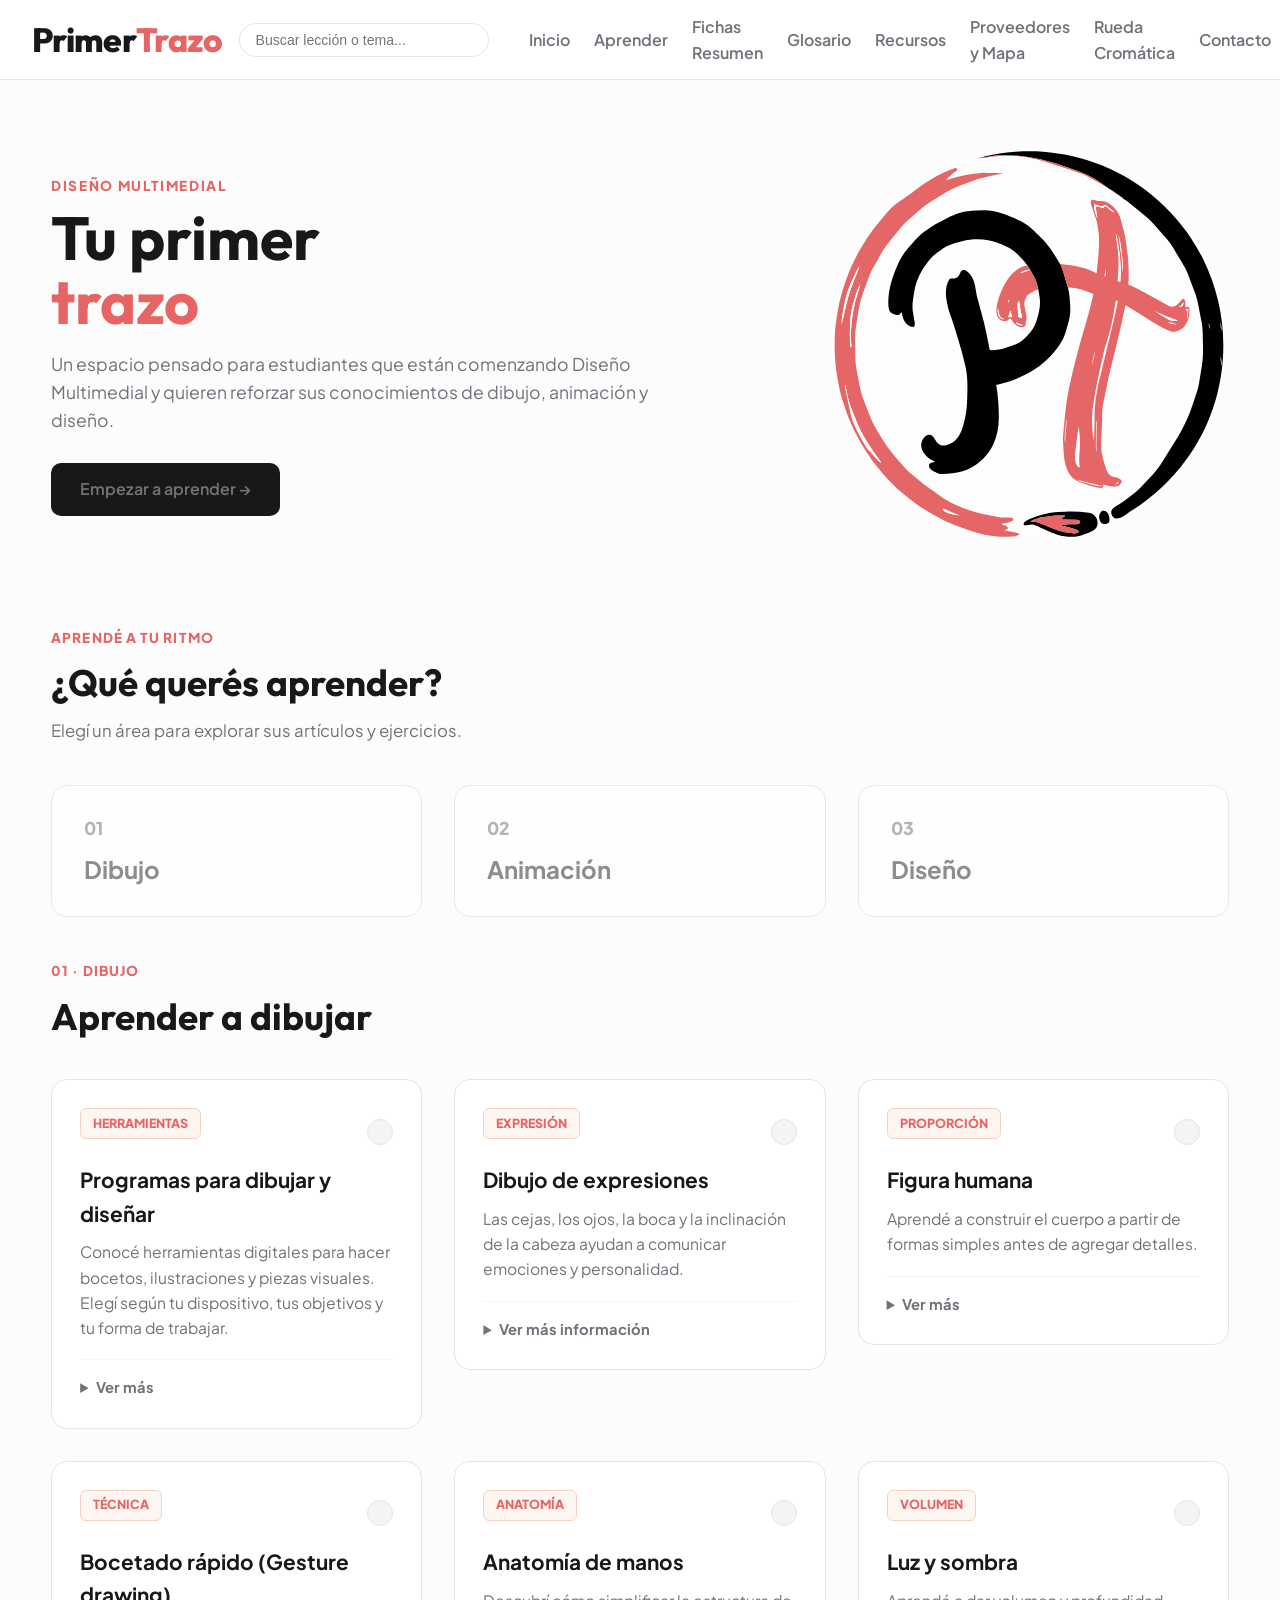
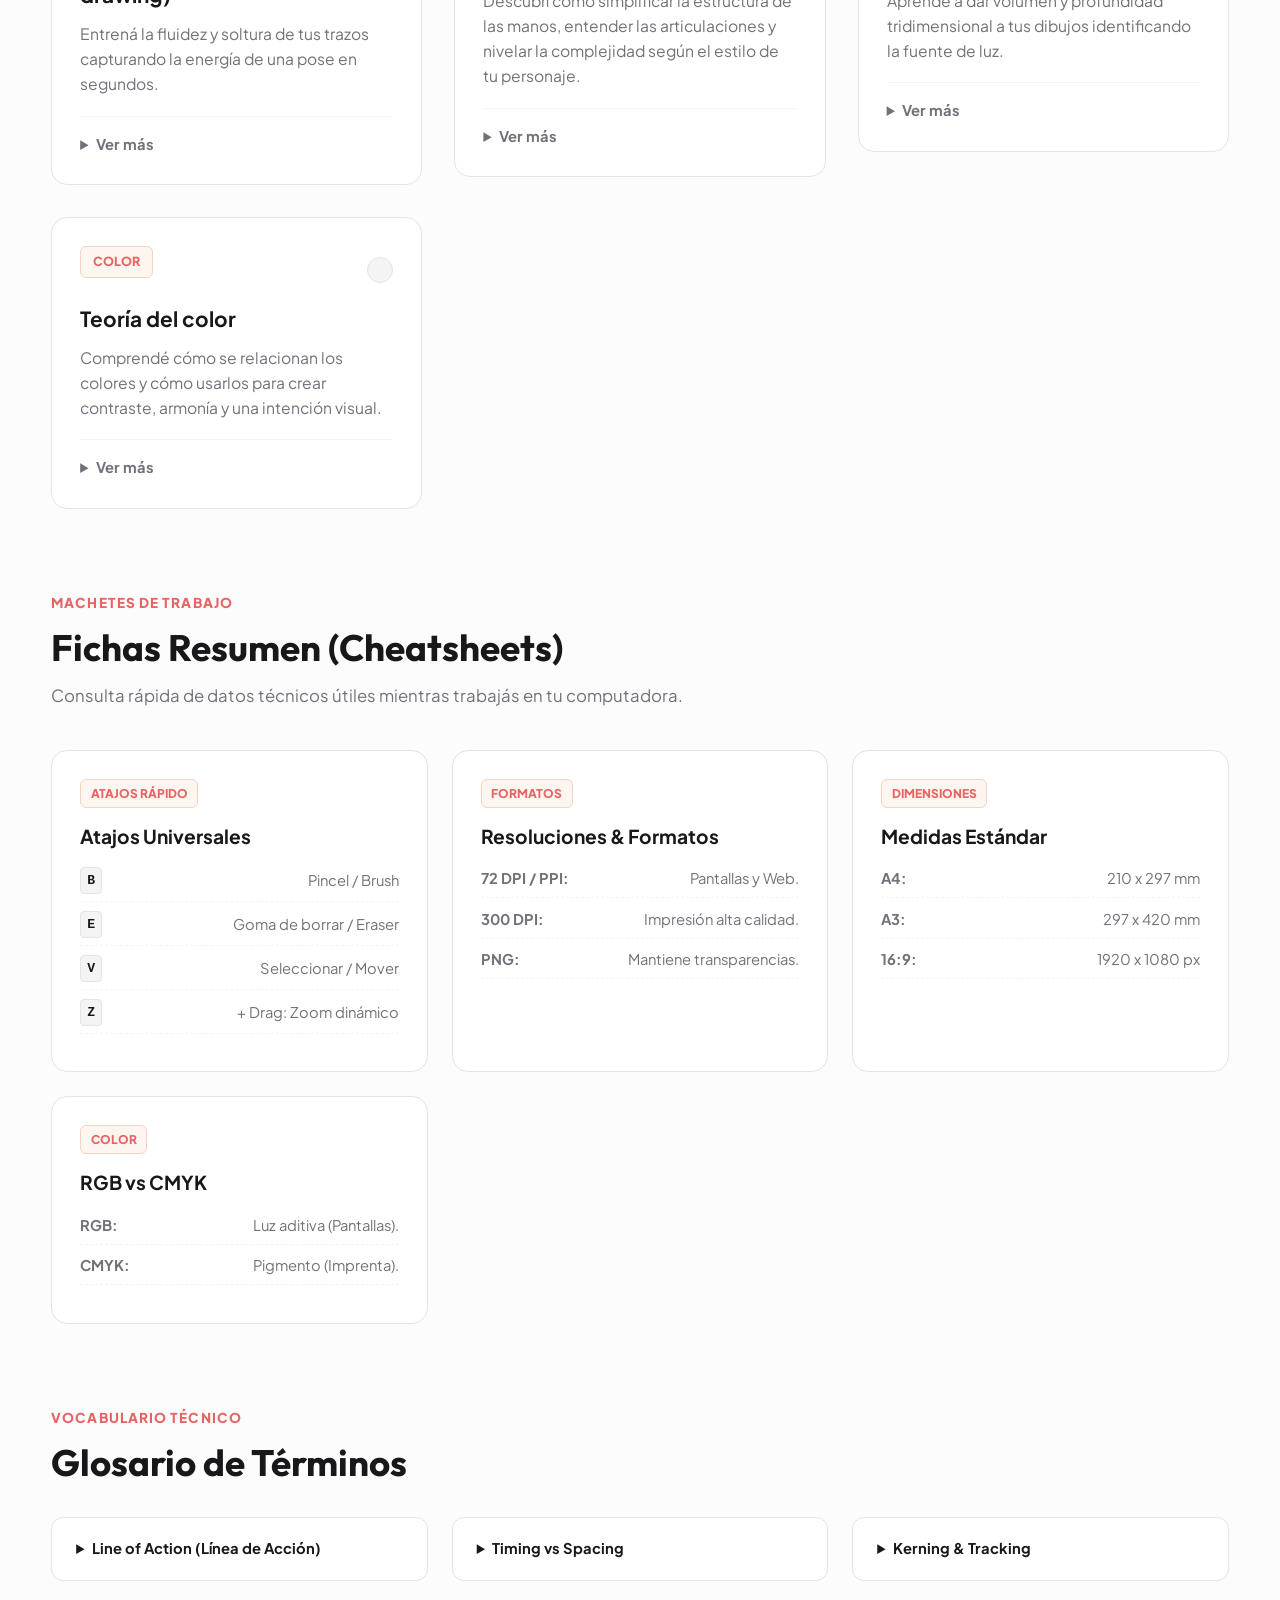
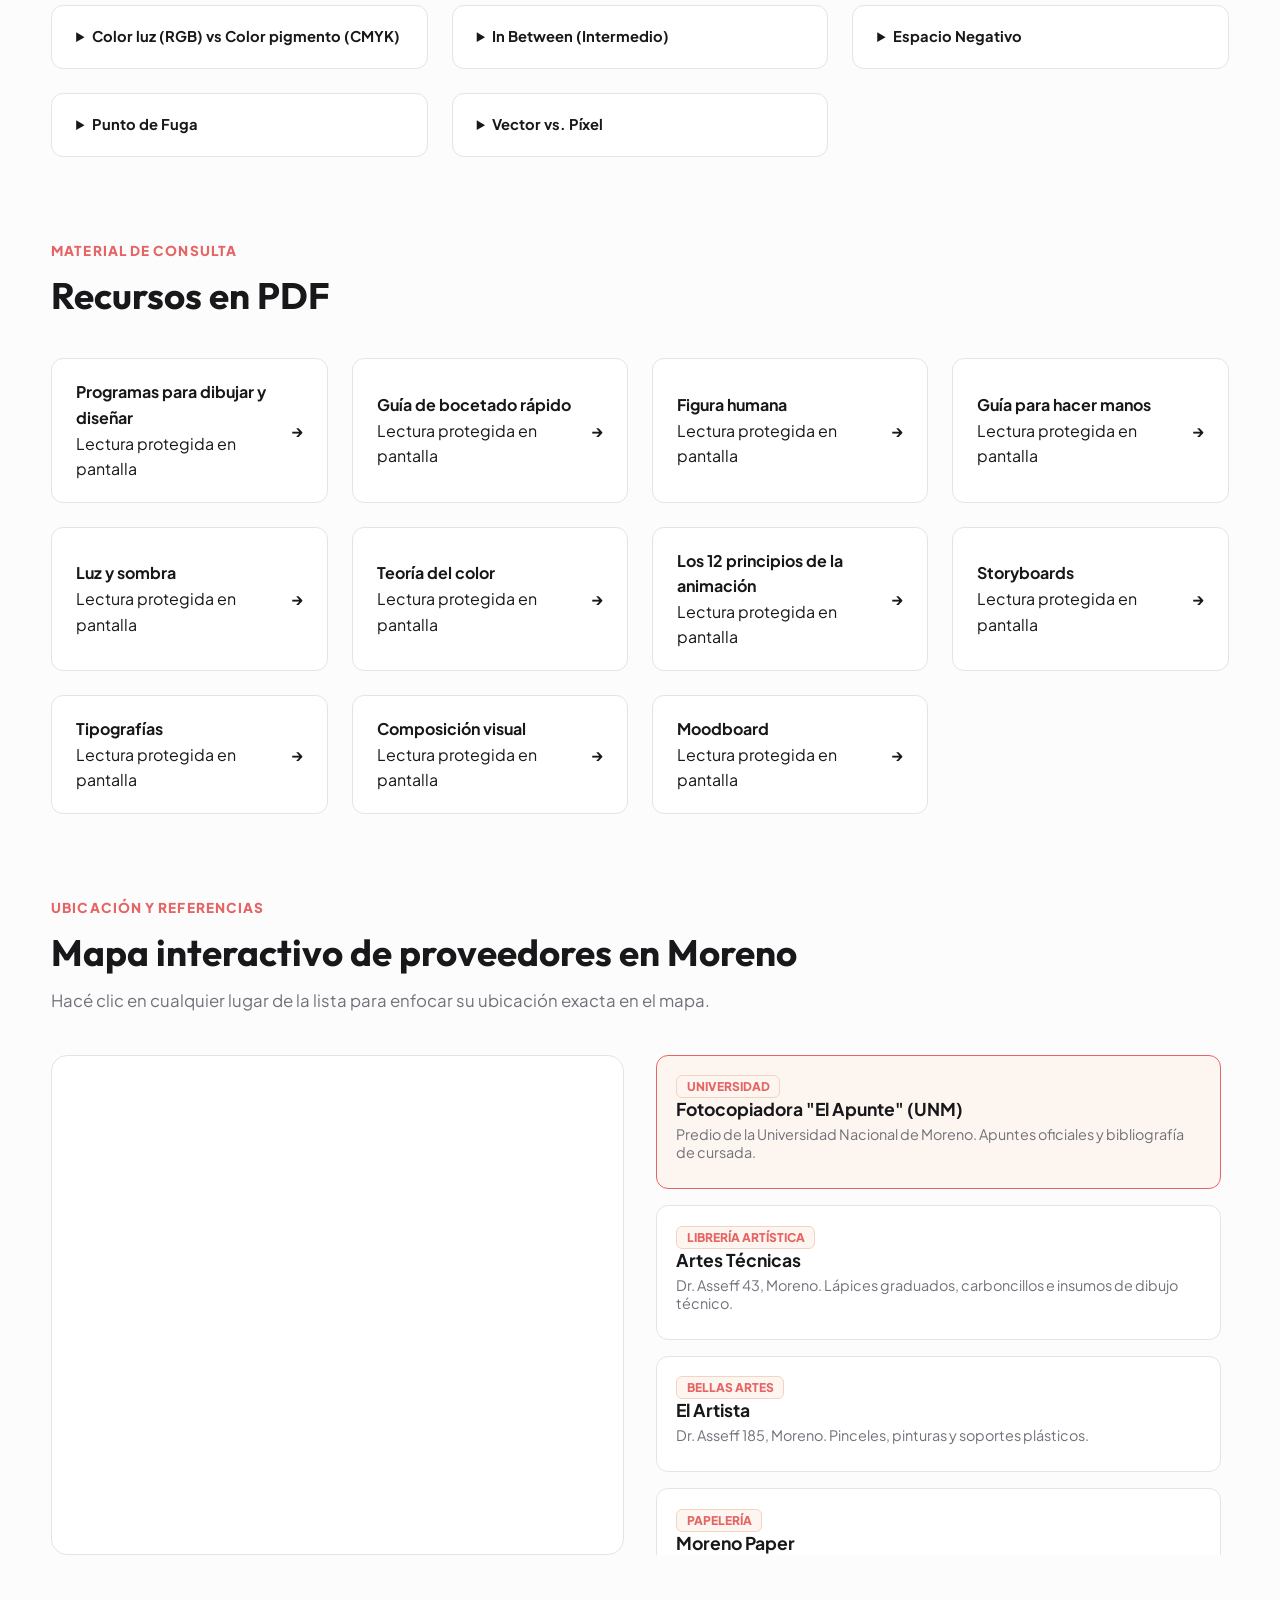
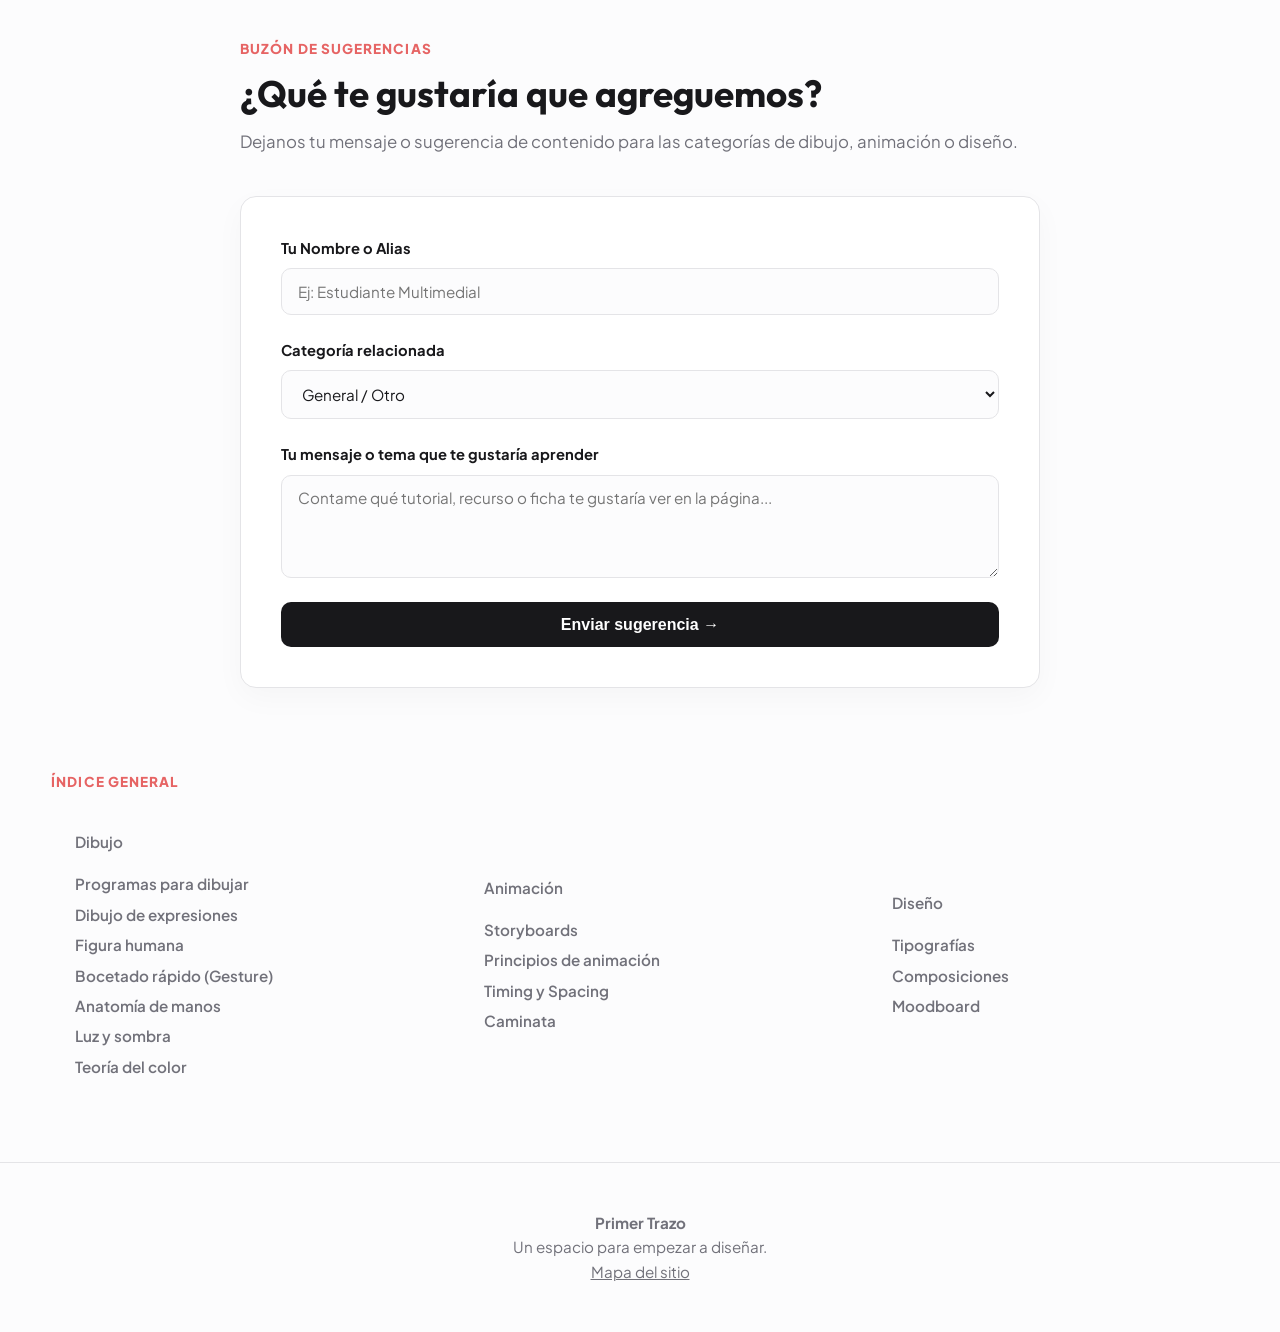
<file: index.html>
<!DOCTYPE html>
<html lang="es">
<head>
  <meta charset="utf-8"/>
  <meta content="width=device-width, initial-scale=1.0" name="viewport"/>
  <title>Primer Trazo - Diseño Multimedial</title>
  <link href="./css/estilo.css" rel="stylesheet"/>
  <style>
    /* Estilos generales y adaptación responsiva avanzada para móviles */
    :root {
      --max-ancho: 1200px;
    }

    body {
      overflow-x: hidden;
      padding-top: 80px; /* Espacio para que el contenido no quede debajo del header fijo */
    }

    /* HEADER FIJO EN LA PARTE SUPERIOR */
    header {
      position: fixed;
      top: 0;
      left: 0;
      width: 100%;
      background: var(--superficie, #ffffff);
      border-bottom: 1px solid var(--borde, #eaeaea);
      z-index: 1000;
      box-sizing: border-box;
      display: flex;
      justify-content: space-between;
      align-items: center;
      padding: 0.8rem 2rem;
    }

    /* Botón de Menú Hamburguesa (Oculto por defecto en PC) */
    .menu-toggle-btn {
      display: none;
      background: none;
      border: none;
      font-size: 1.6rem;
      cursor: pointer;
      color: var(--texto);
      padding: 0.2rem 0.5rem;
    }

    /* Estilos específicos para la sección del mapa interactivo y recursos visuales incrustados */
    .mapa-proveedores-container {
      display: grid;
      grid-template-columns: 1fr 1fr;
      gap: 2rem;
      margin-top: 2rem;
      align-items: stretch;
    }
    .mapa-embed-box {
      border-radius: 16px;
      overflow: hidden;
      border: 1px solid var(--borde);
      min-height: 450px;
      background: var(--superficie);
    }
    .mapa-embed-box iframe {
      width: 100%;
      height: 100%;
      border: none;
      display: block;
    }
    .proveedores-lista-lateral {
      display: flex;
      flex-direction: column;
      gap: 1rem;
      max-height: 500px;
      overflow-y: auto;
      padding-right: 0.5rem;
    }
    .proveedor-item-card {
      background: var(--superficie);
      border: 1px solid var(--borde);
      border-radius: 12px;
      padding: 1.2rem;
      transition: all 0.2s ease;
      cursor: pointer;
      text-align: left;
      width: 100%;
      font-family: inherit;
      color: inherit;
    }
    .proveedor-item-card:hover {
      border-color: var(--dibujo-main);
      transform: translateY(-2px);
      box-shadow: 0 4px 12px rgba(0,0,0,0.05);
    }
    .proveedor-item-card.active-provider {
      border-color: var(--dibujo-main);
      background: var(--dibujo-bg);
    }
    .proveedor-item-card h4 {
      font-size: 1.1rem;
      margin-bottom: 0.3rem;
      color: var(--texto);
    }
    .proveedor-item-card p {
      font-size: 0.9rem;
      color: var(--texto-suave);
      margin-bottom: 0.5rem;
    }
    .proveedor-tag {
      display: inline-block;
      font-size: 0.75rem;
      font-weight: 800;
      text-transform: uppercase;
      padding: 0.2rem 0.6rem;
      border-radius: 6px;
      background: var(--dibujo-bg);
      color: var(--dibujo-main);
      border: 1px solid var(--dibujo-borde);
    }

    /* Estilos para recursos visuales integrados e interactivos */
    .recurso-visual-inline {
      margin-top: 1rem;
      margin-bottom: 1rem;
      display: flex;
      flex-direction: column;
      gap: 0.8rem;
    }
    .recurso-visual-inline img,
    .recurso-visual-inline video {
      width: 100%;
      max-height: 250px;
      object-fit: contain;
      border-radius: 8px;
      border: 1px solid var(--borde);
      background: rgba(0,0,0,0.02);
      cursor: pointer;
      transition: transform 0.2s ease, border-color 0.2s ease;
    }
    .recurso-visual-inline img:hover,
    .recurso-visual-inline video:hover {
      transform: scale(1.01);
      border-color: var(--dibujo-main);
    }
    .galeria-grid-inline {
      display: grid;
      grid-template-columns: repeat(auto-fit, minmax(110px, 1fr));
      gap: 0.6rem;
      margin-top: 0.5rem;
    }
    .galeria-grid-inline img {
      width: 100%;
      height: 110px;
      object-fit: cover;
      border-radius: 6px;
      border: 1px solid var(--borde);
      cursor: pointer;
      transition: transform 0.2s ease, border-color 0.2s ease;
    }
    .galeria-grid-inline img:hover {
      transform: scale(1.02);
      border-color: var(--dibujo-main);
    }

    /* ADAPTACIÓN MÓVIL Y RESPONSIVE (MEDIA QUERIES) */
    @media (max-width: 900px) {
      header {
        display: flex;
        flex-direction: row;
        justify-content: space-between;
        align-items: center;
        flex-wrap: wrap;
        padding: 0.8rem 1rem;
      }
      .logo {
        flex: 1;
        font-size: 1.2rem;
      }
      .menu-toggle-btn {
        display: block !important;
      }
      .search-bar-container {
        width: 100% !important;
        max-width: 100% !important;
        order: 3;
        margin-top: 0.6rem;
      }
      
      /* MENÚ EN CUADRÍCULA ESTILO TARJETITAS (2 Columnas lado a lado en celular) */
      header nav#main-nav {
        display: none !important;
        position: absolute !important;
        top: 100% !important;
        right: 10px !important;
        width: 280px !important;
        background: var(--superficie, #ffffff) !important;
        border: 1px solid var(--borde, #ccc) !important;
        box-shadow: 0 10px 25px rgba(0,0,0,0.15) !important;
        grid-template-columns: repeat(2, 1fr) !important;
        gap: 8px !important;
        padding: 12px !important;
        z-index: 1000 !important;
        border-radius: 12px !important;
        box-sizing: border-box !important;
      }
      
      header nav#main-nav.nav-active {
        display: grid !important;
      }

      header nav#main-nav a {
        background: var(--dibujo-bg, #f9f9f9) !important;
        border: 1px solid var(--borde, #e0e0e0) !important;
        border-radius: 10px !important;
        font-size: 0.78rem !important;
        font-weight: 600 !important;
        padding: 14px 8px !important;
        text-align: center !important;
        display: flex !important;
        flex-direction: column !important;
        justify-content: center !important;
        align-items: center !important;
        color: var(--texto, #333) !important;
        text-decoration: none !important;
        height: auto !important;
        margin-left: 0 !important;
      }

      header nav#main-nav a::after {
        display: none !important;
      }

      header nav#main-nav a:hover {
        border-color: var(--dibujo-main, #ff5722) !important;
        transform: translateY(-2px);
      }

      /* Botón de tema abajo abarcando ambas columnas */
      header nav#main-nav button#theme-toggle {
        grid-column: span 2 !important;
        margin: 4px 0 0 0 !important;
        width: 100% !important;
        padding: 10px !important;
        font-size: 0.8rem !important;
        border-radius: 8px !important;
        border: 1px solid var(--borde, #ccc) !important;
        background: var(--superficie, #fff) !important;
        color: var(--texto, #333) !important;
        cursor: pointer !important;
        display: block !important;
      }

      .hero {
        flex-direction: column;
        text-align: center;
        padding: 2rem 1rem;
      }
      .hero-text {
        max-width: 100%;
      }
      .logo-inicio {
        max-width: 200px;
        margin: 0 auto;
      }
      .cards, .article-grid, .cheatsheets-grid, .glosario-grid, .map-grid {
        grid-template-columns: 1fr !important;
      }
      .mapa-proveedores-container {
        grid-template-columns: 1fr;
      }
      .mapa-embed-box {
        min-height: 300px;
      }
      .proveedores-lista-lateral {
        max-height: 400px;
      }
      .visor-modal {
        width: 95vw !important;
        max-width: 95vw !important;
        padding: 1rem;
      }
    }

    @media (max-width: 480px) {
      body {
        font-size: 14px;
      }
      h1 {
        font-size: 2.0rem !important;
      }
      h2 {
        font-size: 1.5rem !important;
      }
    }
  </style>
</head>
<body>

  <!-- NAVBAR -->
  <header>
    <div class="logo">
      Primer<span>Trazo</span>
    </div>

    <!-- Botón Hamburguesa exclusivo para Celulares -->
    <button id="menu-toggle" class="menu-toggle-btn" aria-label="Abrir menú de navegación">
      ☰
    </button>
    
    <!-- Barra de Búsqueda con Sugerencias Desplegables -->
    <div class="search-bar-container">
      <input type="text" id="busqueda-articulos" placeholder="Buscar lección o tema..." autocomplete="off" aria-label="Buscar lecciones">
      <div id="search-suggestions" class="search-suggestions-dropdown"></div>
    </div>

    <!-- Menú Principal en Cuadrícula tipo Catálogo para Móvil -->
    <nav id="main-nav" aria-label="Navegación principal">
      <a href="#inicio">Inicio</a>
      <a href="#aprender">Aprender</a>
      <a href="#cheatsheets">Fichas Resumen</a>
      <a href="#glosario">Glosario</a>
      <a href="#recursos">Recursos</a>
      <a href="#proveedores">Proveedores y Mapa</a>
      <a href="ruleta.html" target="_blank" >Rueda Cromática</a>
      <a href="#contacto">Contacto</a>
      <button id="theme-toggle" class="btn-theme" title="Cambiar Tema">Tema</button>
    </nav>
  </header>

  <main id="contenido">
    
    <!-- INICIO (HERO) -->
    <section class="hero" id="inicio">
      <div class="hero-text">
        <small>Diseño Multimedial</small>
        <h1>Tu primer<br/><span>trazo</span></h1>
        <p>Un espacio pensado para estudiantes que están comenzando Diseño Multimedial y quieren reforzar sus conocimientos de dibujo, animación y diseño.</p>
        <a class="button" href="#aprender">Empezar a aprender →</a>
      </div>
      <img class="logo-inicio" src="imagenes/logo2.svg" alt="Logo de Primer Trazo">
    </section>

    <!-- APRENDER: CATEGORÍAS -->
    <section id="aprender">
      <div class="section-title">
        <small>Aprendé a tu ritmo</small>
        <h2>¿Qué querés aprender?</h2>
        <p class="intro-copy">Elegí un área para explorar sus artículos y ejercicios.</p>
      </div>

      <div class="cards">
        <article class="card" data-category="dibujo">
          <span class="card-number">01</span>
          <h3>Dibujo</h3>
          <div class="card-expandable">
            <p>Herramientas, expresión, figura humana, color y sombras.</p>
            <a href="#dibujo" class="tab-link" data-target="dibujo">Explorar artículos →</a>
          </div>
        </article>

        <article class="card" data-category="animacion">
          <span class="card-number">02</span>
          <h3>Animación</h3>
          <div class="card-expandable">
            <p>Storyboard, timing, principios y ejercicios de movimiento.</p>
            <a href="#animacion" class="tab-link" data-target="animacion">Explorar artículos →</a>
          </div>
        </article>

        <article class="card" data-category="diseno">
          <span class="card-number">03</span>
          <h3>Diseño</h3>
          <div class="card-expandable">
            <p>Tipografía, composición, grillas y referencias visuales.</p>
            <a href="#diseno" class="tab-link" data-target="diseno">Explorar artículos →</a>
          </div>
        </article>
      </div>
    </section>

    <!-- SECCIONES DE ARTÍCULOS POR CATEGORÍA -->
    <div class="articulos-container">
      
      <!-- 01. DIBUJO -->
      <section class="article-library active" id="dibujo" data-category="dibujo">
        <div class="section-title">
          <small>01 · Dibujo</small>
          <h2>Aprender a dibujar</h2>
        </div>

        <div class="article-grid">
          <article class="lesson-card" id="programas-dibujo" data-title="Programas para dibujar y diseñar">
            <div class="lesson-header">
              <span class="lesson-tag">Herramientas</span>
              <button class="btn-check-complete" title="Marcar como leída">✓</button>
            </div>
            <h3>Programas para dibujar y diseñar</h3>
            <p>Conocé herramientas digitales para hacer bocetos, ilustraciones y piezas visuales. Elegí según tu dispositivo, tus objetivos y tu forma de trabajar.</p>
            <details>
              <summary><span class="closed">Ver más</span><span class="opened">Ver menos</span></summary>
              <ul>
                <li>Interfaz y herramientas básicas.</li>
                <li>Lienzo, pinceles, capas y exportación.</li>
                <li>Cómo elegir un programa para empezar.</li>
              </ul>
              <button aria-label="Abrir PDF de Programas para dibujar y diseñar" class="pdf-button" data-pdf="pdf/Programas para Dibujar y diseñar.pdf" data-titulo="Programas para dibujar y diseñar">Ver PDF →</button>
              <div class="sugerencias-box">
                <small> Seguir aprendiendo después de esto:</small>
                <div class="sugerencias-links">
                  <a href="#teoria-color" class="sugerencia-btn" data-target="dibujo" data-article="teoria-color">Teoría del color →</a>
                  <a href="#bocetado-rapido" class="sugerencia-btn" data-target="dibujo" data-article="bocetado-rapido">Bocetado rápido →</a>
                </div>
              </div>
            </details>
          </article>

          <article class="lesson-card" id="expresiones" data-title="Dibujo de expresiones">
            <div class="lesson-header">
              <span class="lesson-tag">Expresión</span>
              <button class="btn-check-complete" title="Marcar como leída">✓</button>
            </div>
            <h3>Dibujo de expresiones</h3>
            <p>Las cejas, los ojos, la boca y la inclinación de la cabeza ayudan a comunicar emociones y personalidad.</p>
            <details>
              <summary><span class="closed">Ver más información</span><span class="opened">Ver menos</span></summary>
              
              <div class="info-block">
                <h4>1. Rasgos principales</h4>
                <ul>
                  <li><strong>Cejas y mirada:</strong> Definen la intensidad (enojo, sorpresa, duda).</li>
                  <li><strong>Boca y comisuras:</strong> Marcan si la emoción es positiva o negativa.</li>
                  <li><strong>Inclinación de cabeza:</strong> Acompaña la actitud (sumisión, desafío).</li>
                </ul>
              </div>

              <div class="info-block">
                <h4>2. Músculos y pliegues clave</h4>
                <p>Al exagerar una expresión, la piel se comprime generando arrugas características:</p>
                <ul>
                  <li><strong>Entrecejo (Corrugador):</strong> Pliegues verticales en enojo o concentración.</li>
                  <li><strong>Pómulos y ojos (Orbicular):</strong> Arrugas en los extremos al sonreír de forma genuina.</li>
                  <li><strong>Frente:</strong> Líneas horizontales al elevar las cejas por sorpresa o miedo.</li>
                </ul>
              </div>

              <div class="info-block">
                <h4>3. Referencias visuales (Hacé clic para ampliar)</h4>
                <div class="galeria-grid-inline">
                  <img src="imagenes/expresiones-1.png" alt="Ejemplo 1 de expresiones" class="ver-imagen-amplia" data-src="imagenes/expresiones-1.png">
                  <img src="imagenes/expresiones-2.png" alt="Ejemplo 2 de expresiones" class="ver-imagen-amplia" data-src="imagenes/expresiones-2.png">
                  <img src="imagenes/expresiones-3.png" alt="Ejemplo 3 de expresiones" class="ver-imagen-amplia" data-src="imagenes/expresiones-3.png">
                </div>
              </div>

              <div class="sugerencias-box">
                <small> Seguir aprendiendo después de esto:</small>
                <div class="sugerencias-links">
                  <a href="#figura-humana" class="sugerencia-btn" data-target="dibujo" data-article="figura-humana">Figura humana →</a>
                  <a href="#storyboards" class="sugerencia-btn" data-target="animacion" data-article="storyboards">Storyboards (Animación) →</a>
                </div>
              </div>
            </details>
          </article>

          <article class="lesson-card" id="figura-humana" data-title="Figura humana">
            <div class="lesson-header">
              <span class="lesson-tag">Proporción</span>
              <button class="btn-check-complete" title="Marcar como leída">✓</button>
            </div>
            <h3>Figura humana</h3>
            <p>Aprendé a construir el cuerpo a partir de formas simples antes de agregar detalles.</p>
            <details>
              <summary><span class="closed">Ver más</span><span class="opened">Ver menos</span></summary>
              <ul>
                <li>Usá líneas de acción para marcar la pose.</li>
                <li>Bloqueá torso, pelvis y extremidades con formas básicas.</li>
                <li>Observá proporciones sin buscar una única regla rígida.</li>
              </ul>
              <button aria-label="Abrir PDF de Figura humana" class="pdf-button" data-pdf="pdf/Figura humana.pdf" data-titulo="Figura humana">Ver PDF →</button>
              <div class="sugerencias-box">
                <small> Seguir aprendiendo después de esto:</small>
                <div class="sugerencias-links">
                  <a href="#bocetado-rapido" class="sugerencia-btn" data-target="dibujo" data-article="bocetado-rapido">Bocetado rápido (Gesture) →</a>
                  <a href="#caminata" class="sugerencia-btn" data-target="animacion" data-article="caminata">Caminata en animación →</a>
                </div>
              </div>
            </details>
          </article>

          <article class="lesson-card" id="bocetado-rapido" data-title="Bocetado rápido (Gesture drawing)">
            <div class="lesson-header">
              <span class="lesson-tag">Técnica</span>
              <button class="btn-check-complete" title="Marcar como leída">✓</button>
            </div>
            <h3>Bocetado rápido (Gesture drawing)</h3>
            <p>Entrená la fluidez y soltura de tus trazos capturando la energía de una pose en segundos.</p>
            <details>
              <summary><span class="closed">Ver más</span><span class="opened">Ver menos</span></summary>
              <ul>
                <li>Sesiones cronometradas de 30 segundos a 2 minutos.</li>
                <li>Enfocate en la línea de acción antes que en el contorno.</li>
                <li>Reducí el miedo al papel en blanco soltando la mano.</li>
              </ul>
              <button aria-label="Abrir PDF de Guía de bocetado rápido" class="pdf-button" data-pdf="pdf/Guia de bocetado Rapido.pdf" data-titulo="Guía de bocetado rápido">Ver PDF →</button>
              <div class="sugerencias-box">
                <small> Seguir aprendiendo después de esto:</small>
                <div class="sugerencias-links">
                  <a href="#figura-humana" class="sugerencia-btn" data-target="dibujo" data-article="figura-humana">Proporción humana →</a>
                  <a href="#luz-sombra" class="sugerencia-btn" data-target="dibujo" data-article="luz-sombra">Luz y sombra →</a>
                </div>
              </div>
            </details>
          </article>

          <article class="lesson-card" id="anatomia-manos" data-title="Anatomía de manos">
            <div class="lesson-header">
              <span class="lesson-tag">Anatomía</span>
              <button class="btn-check-complete" title="Marcar como leída">✓</button>
            </div>
            <h3>Anatomía de manos</h3>
            <p>Descubrí cómo simplificar la estructura de las manos, entender las articulaciones y nivelar la complejidad según el estilo de tu personaje.</p>
            <details>
              <summary><span class="closed">Ver más</span><span class="opened">Ver menos</span></summary>
              <ul>
                <li>Manos por nivel de complejidad (caricatura vs. realista).</li>
                <li>Estructura de metacarpianos y falanges.</li>
                <li>Esquemas simplificados y ejercicios prácticos de construcción.</li>
              </ul>
              <button aria-label="Abrir PDF de Guía de manos" class="pdf-button" data-pdf="pdf/guía de manos.pdf" data-titulo="Guía para hacer manos">Ver PDF →</button>
              <div class="sugerencias-box">
                <small> Seguir aprendiendo después de esto:</small>
                <div class="sugerencias-links">
                  <a href="#figura-humana" class="sugerencia-btn" data-target="dibujo" data-article="figura-humana">Figura humana →</a>
                  <a href="#expresiones" class="sugerencia-btn" data-target="dibujo" data-article="expresiones">Dibujo de expresiones →</a>
                </div>
              </div>
            </details>
          </article>

          <article class="lesson-card" id="luz-sombra" data-title="Luz y sombra">
            <div class="lesson-header">
              <span class="lesson-tag">Volumen</span>
              <button class="btn-check-complete" title="Marcar como leída">✓</button>
            </div>
            <h3>Luz y sombra</h3>
            <p>Aprendé a dar volumen y profundidad tridimensional a tus dibujos identificando la fuente de luz.</p>
            <details>
              <summary><span class="closed">Ver más</span><span class="opened">Ver menos</span></summary>
              <ul>
                <li>Identificación de luz propia, sombra propia y sombra proyectada.</li>
                <li>Escala de grises y penumbra.</li>
                <li>Construcción del volumen en cuerpos geométricos básicos.</li>
              </ul>
              <button aria-label="Abrir PDF de Guía de Luz y Sombra" class="pdf-button" data-pdf="pdf/Luz y Sombra.pdf" data-titulo="Luz y sombra">Ver PDF →</button>
            </details>
          </article>

          <article class="lesson-card" id="teoria-color" data-title="Teoría del color">
            <div class="lesson-header">
              <span class="lesson-tag">Color</span>
              <button class="btn-check-complete" title="Marcar como leída">✓</button>
            </div>
            <h3>Teoría del color</h3>
            <p>Comprendé cómo se relacionan los colores y cómo usarlos para crear contraste, armonía y una intención visual.</p>
            <details>
              <summary><span class="closed">Ver más</span><span class="opened">Ver menos</span></summary>
              <ul>
                <li>Tono, saturación y valor.</li>
                <li>Colores complementarios y análogos.</li>
                <li>Paletas limitadas para mantener unidad.</li>
              </ul>
              <button aria-label="Abrir PDF de Teoría del color" class="pdf-button" data-pdf="pdf/teoria-del-color.pdf" data-titulo="Teoría del color">Ver PDF →</button>
              <button class="btn-ruleta"><a href="ruleta.html" target="_blank" >Rueda Cromática</a></button>
            </details>
          </article>
        </div>
      </section>

      <!-- 02. ANIMACIÓN -->
      <section class="article-library" id="animacion" data-category="animacion">
        <div class="section-title">
          <small>02 · Animación</small>
          <h2>Dar vida al dibujo</h2>
        </div>

        <div class="article-grid">
          <article class="lesson-card" id="storyboards" data-title="Storyboards">
            <div class="lesson-header">
              <span class="lesson-tag">Planificación</span>
              <button class="btn-check-complete" title="Marcar como leída">✓</button>
            </div>
            <h3>Storyboards</h3>
            <p>Un storyboard organiza una escena en viñetas para anticipar qué sucede y cómo lo verá el público.</p>
            <details>
              <summary><span class="closed">Ver más</span><span class="opened">Ver menos</span></summary>
              <ul>
                <li>Separá la acción en momentos clave.</li>
                <li>Indicá encuadres, movimientos y dirección de la mirada.</li>
                <li>Priorizá la claridad antes que los detalles.</li>
              </ul>
              <button aria-label="Abrir PDF de Storyboards" class="pdf-button" data-pdf="pdf/Storyboard.pdf" data-titulo="Storyboards">Ver PDF →</button>
            </details>
          </article>

          <article class="lesson-card" id="principios-animacion" data-title="Principios de animación">
            <div class="lesson-header">
              <span class="lesson-tag">Fundamentos</span>
              <button class="btn-check-complete" title="Marcar como leída">✓</button>
            </div>
            <h3>Principios de animación</h3>
            <p>Explorá recursos que ayudan a que el movimiento se sienta claro, expresivo y convincente.</p>
            <details>
              <summary><span class="closed">Ver más</span><span class="opened">Ver menos</span></summary>
              <ul>
                <li>Estiramiento y compresión.</li>
                <li>Anticipación y puesta en escena.</li>
                <li>Aceleración, desaceleración y arcos.</li>
              </ul>
              <button aria-label="Abrir PDF de Los 12 principios de la animación" class="pdf-button" data-pdf="pdf/Los 12 principios de la Animación.pdf" data-titulo="Los 12 principios de la animación">Ver PDF →</button>
            </details>
          </article>

          <article class="lesson-card" id="timing-spacing" data-title="Timing y Spacing">
            <div class="lesson-header">
              <span class="lesson-tag">Ritmo</span>
              <button class="btn-check-complete" title="Marcar como leída">✓</button>
            </div>
            <h3>Timing y Spacing</h3>
            <p>Comprendé la diferencia entre la cantidad de dibujos (tiempo) y la distancia entre ellos (espacio) para simular peso.</p>
            <details>
              <summary><span class="closed">Ver más</span><span class="opened">Ver menos</span></summary>
              <ul>
                <li>Definición de Timing: duración temporal de una acción.</li>
                <li>Definición de Spacing: aceleración y desaceleración física.</li>
                <li>Cómo simular objetos pesados vs. livianos.</li>
              </ul>
            </details>
          </article>

          <article class="lesson-card" id="caminata" data-title="Caminata">
            <div class="lesson-header">
              <span class="lesson-tag">Ejercicio</span>
              <button class="btn-check-complete" title="Marcar como leída">✓</button>
            </div>
            <h3>Caminata</h3>
            <p>Construí un ciclo de caminata observando cómo alternan las piernas y cómo responde el resto del cuerpo.</p>
            <details>
              <summary><span class="closed">Ver más</span><span class="opened">Ver menos</span></summary>
              <ul>
                <li>Marcá contacto, descenso, paso y elevación.</li>
                <li>Coordiná brazos y piernas.</li>
                <li>Revisá que el personaje no se deslice por el suelo.</li>
              </ul>

              <div class="info-block">
                <h4>Referencia animada (Hacé clic para ampliar)</h4>
                <div class="recurso-visual-inline">
                  <img src="imagenes/caminata.gif" alt="Ciclo de caminata animado" class="ver-imagen-amplia" data-src="imagenes/caminata.gif">
                </div>
              </div>
            </details>
          </article>
          <article class="lesson-card" id="ojo" data-title="Ojo">
            <div class="lesson-header">
              <span class="lesson-tag">Ejercicio</span>
              <button class="btn-check-complete" title="Marcar como leída">✓</button>
            </div>
            <h3>Ojo</h3>
            <p>Animá un parpadeo observando cómo el párpado se cierra y vuelve a abrirse.</p>
            <details>
              <summary><span class="closed">Ver más</span><span class="opened">Ver menos</span></summary>
              <ul><li>Dibujá el ojo abierto, entrecerrado y cerrado.</li><li>Cerrá el párpado rápido y abrilo un poco más despacio.</li><li>Mantené la forma y la posición del ojo entre fotogramas.</li></ul>
              <div class="info-block">
                <h4>Referencia animada (Hacé clic para ampliar)</h4>
                <div class="recurso-visual-inline">
                  <video src="imagenes/ojo.mp4" class="ver-video-amplio" data-src="imagenes/ojo.mp4" controls autoplay loop muted playsinline style="cursor: pointer;" title="Hacé clic para ampliar video"></video>
                </div>
              </div>
            </details>
          </article>

          <article class="lesson-card" id="rebote" data-title="Rebote">
            <div class="lesson-header">
              <span class="lesson-tag">Ejercicio</span>
              <button class="btn-check-complete" title="Marcar como leída">✓</button>
            </div>
            <h3>Rebote</h3>
            <p>Dale peso a una pelota combinando caída, contacto con el suelo y elevación.</p>
            <details>
              <summary><span class="closed">Ver más</span><span class="opened">Ver menos</span></summary>
              <ul><li>Separá más las posiciones durante la caída para mostrar aceleración.</li><li>Comprimí la pelota al tocar el suelo y estirala al despegar.</li><li>Acercá los dibujos en la parte más alta del rebote.</li></ul>
              <div class="info-block">
                <h4>Referencia animada (Hacé clic para ampliar)</h4>
                <div class="recurso-visual-inline">
                  <video src="imagenes/rebote.mp4" class="ver-video-amplio" data-src="imagenes/rebote.mp4" controls autoplay loop muted playsinline style="cursor: pointer;" title="Hacé clic para ampliar video"></video>
                </div>
              </div>
            </details>
          </article>
        </div>
      </section>

      <!-- 03. DISEÑO -->
      <section class="article-library" id="diseno" data-category="diseno">
        <div class="section-title">
          <small>03 · Diseño</small>
          <h2>Comunicar visualmente</h2>
        </div>

        <div class="article-grid">
          <article class="lesson-card" id="tipografias" data-title="Tipografías">
            <div class="lesson-header">
              <span class="lesson-tag">Texto</span>
              <button class="btn-check-complete" title="Marcar como leída">✓</button>
            </div>
            <h3>Tipografías</h3>
            <p>La tipografía influye en el tono y la legibilidad de una pieza. Elegí familias que acompañen el mensaje.</p>
            <details>
              <summary><span class="closed">Ver más</span><span class="opened">Ver menos</span></summary>
              <ul>
                <li>Diferenciá serif, sans serif y display.</li>
                <li>Combiná pocas familias con funciones claras.</li>
                <li>Revisá tamaño, interlineado y contraste.</li>
              </ul>
              <button aria-label="Abrir PDF de Tipografías" class="pdf-button" data-pdf="pdf/Tipografia.pdf" data-titulo="Tipografías">Ver PDF →</button>
            </details>
          </article>

          <article class="lesson-card" id="composiciones" data-title="Composiciones">
            <div class="lesson-header">
              <span class="lesson-tag">Organización</span>
              <button class="btn-check-complete" title="Marcar como leída">✓</button>
            </div>
            <h3>Composiciones</h3>
            <p>Organizá los elementos para guiar la mirada y establecer una jerarquía visual.</p>
            <details>
              <summary><span class="closed">Ver más</span><span class="opened">Ver menos</span></summary>
              <ul>
                <li>Definí un punto focal.</li>
                <li>Usá escala, alineación, contraste y espacio negativo.</li>
                <li>Probá distintas distribuciones antes de decidir.</li>
              </ul>
              <button aria-label="Abrir PDF de Composición visual" class="pdf-button" data-pdf="pdf/Composicion Visual.pdf" data-titulo="Composición visual">Ver PDF →</button>
            </details>
          </article>

          <article class="lesson-card" id="moodboard" data-title="Moodboard">
            <div class="lesson-header">
              <span class="lesson-tag">Referencias</span>
              <button class="btn-check-complete" title="Marcar como leída">✓</button>
            </div>
            <h3>Moodboard</h3>
            <p>Reuní referencias visuales para definir la atmósfera, la paleta y el lenguaje de un proyecto.</p>
            <details>
              <summary><span class="closed">Ver más</span><span class="opened">Ver menos</span></summary>
              <ul>
                <li>Buscá imágenes, colores, texturas y tipografías.</li>
                <li>Elegí referencias que respondan al mismo objetivo.</li>
                <li>Agregá palabras clave para explicar la dirección visual.</li>
              </ul>
              <button aria-label="Abrir PDF de Moodboard" class="pdf-button" data-pdf="pdf/moodboard.pdf" data-titulo="Moodboard">Ver PDF →</button>
            </details>
          </article>
        </div>
      </section>

    </div>

    <!-- SECCIÓN: FICHAS RESUMEN (CHEATSHEETS) -->
    <section id="cheatsheets" class="cheatsheets-section">
      <div class="section-title">
        <small>Machetes de Trabajo</small>
        <h2>Fichas Resumen (Cheatsheets)</h2>
        <p class="intro-copy">Consulta rápida de datos técnicos útiles mientras trabajás en tu computadora.</p>
      </div>

      <div class="cheatsheets-grid">
        <div class="cheatsheet-card" id="cs-atajos" data-title="Atajos Universales">
          <div class="cheatsheet-tag">Atajos Rápido</div>
          <h3> Atajos Universales</h3>
          <ul class="cheatsheet-list">
            <li><kbd>B</kbd> Pincel / Brush</li>
            <li><kbd>E</kbd> Goma de borrar / Eraser</li>
            <li><kbd>V</kbd> Seleccionar / Mover</li>
            <li><kbd>Z</kbd> + Drag: Zoom dinámico</li>
          </ul>
        </div>
        <div class="cheatsheet-card" id="cs-formatos" data-title="Resoluciones & Formatos">
          <div class="cheatsheet-tag">Formatos</div>
          <h3> Resoluciones & Formatos</h3>
          <ul class="cheatsheet-list">
            <li><strong>72 DPI / PPI:</strong> Pantallas y Web.</li>
            <li><strong>300 DPI:</strong> Impresión alta calidad.</li>
            <li><strong>PNG:</strong> Mantiene transparencias.</li>
          </ul>
        </div>
        <div class="cheatsheet-card" id="cs-medidas" data-title="Medidas Estándar">
          <div class="cheatsheet-tag">Dimensiones</div>
          <h3> Medidas Estándar</h3>
          <ul class="cheatsheet-list">
            <li><strong>A4:</strong> 210 x 297 mm</li>
            <li><strong>A3:</strong> 297 x 420 mm</li>
            <li><strong>16:9:</strong> 1920 x 1080 px</li>
          </ul>
        </div>
        <div class="cheatsheet-card" id="cs-color" data-title="RGB vs CMYK">
          <div class="cheatsheet-tag">Color</div>
          <h3> RGB vs CMYK</h3>
          <ul class="cheatsheet-list">
            <li><strong>RGB:</strong> Luz aditiva (Pantallas).</li>
            <li><strong>CMYK:</strong> Pigmento (Imprenta).</li>
          </ul>
        </div>
      </div>
    </section>

    <section id="glosario" class="glosario-section">
      <div class="section-title">
        <small>Vocabulario Técnico</small>
        <h2>Glosario de Términos</h2>
      </div>
      <div class="glosario-grid">
        <details class="glosario-item" id="gl-linea-accion" data-title="Line of Action (Línea de Acción)">
          <summary>Line of Action (Línea de Acción)</summary>
          <p>Línea imaginaria que recorre la espina dorsal o dirección principal de la postura.</p>
        </details>
        <details class="glosario-item" id="gl-timing" data-title="Timing vs Spacing">
          <summary>Timing vs Spacing</summary>
          <p>Timing es el tiempo total de una acción. Spacing es la distancia entre fotogramas.</p>
        </details>
        <details class="glosario-item" id="gl-kerning" data-title="Kerning & Tracking">
          <summary>Kerning & Tracking</summary>
          <p>Espaciado entre caracteres específicos (kerning) o uniforme (tracking).</p>
        </details>
        <details class="glosario-item" id="gl-rgb" data-title="Color luz (RGB) vs Color pigmento (CMYK)">
          <summary>Color luz (RGB) vs Color pigmento (CMYK)</summary>
          <p>Modelos de color para dispositivos digitales (RGB) o impresión física (CMYK).</p>
        </details>
        <details class="glosario-item" id="gl-inbetween" data-title="In Between (Intermedio)">
          <summary>In Between (Intermedio)</summary>
          <p>Dibujos entre dos fotogramas clave para suavizar la transición.</p>
        </details>
        <details class="glosario-item" id="gl-espacio" data-title="Espacio Negativo">
          <summary>Espacio Negativo</summary>
          <p>Área vacía que rodea al objeto principal para equilibrar el diseño.</p>
        </details>
        <details class="glosario-item" id="gl-fuga" data-title="Punto de Fuga">
          <summary>Punto de Fuga</summary>
          <p>Punto en el horizonte donde convergen las líneas en perspectiva.</p>
        </details>
        <details class="glosario-item" id="gl-vector" data-title="Vector vs. Píxel">
          <summary>Vector vs. Píxel</summary>
          <p>Gráficos escalables sin pérdida (vectores) frente a mapas de bits (píxeles).</p>
        </details>
      </div>
    </section>

    <section class="resources" id="recursos">
      <div class="section-title">
        <small>Material de consulta</small>
        <h2>Recursos en PDF</h2>
      </div>
      <div class="resource-list">
        <a class="resource pdf-button-link" href="#" data-pdf="pdf/Programas para Dibujar y diseñar.pdf" data-titulo="Programas para dibujar y diseñar">
          <div><strong>Programas para dibujar y diseñar</strong><br/><span>Lectura protegida en pantalla</span></div>
          <strong class="resource-arrow">→</strong>
        </a>
        <a class="resource pdf-button-link" href="#" data-pdf="pdf/Guia de bocetado Rapido.pdf" data-titulo="Guía de bocetado rápido">
          <div><strong>Guía de bocetado rápido</strong><br/><span>Lectura protegida en pantalla</span></div>
          <strong class="resource-arrow">→</strong>
        </a>
        <a class="resource pdf-button-link" href="#" data-pdf="pdf/Figura humana.pdf" data-titulo="Figura humana">
          <div><strong>Figura humana</strong><br/><span>Lectura protegida en pantalla</span></div>
          <strong class="resource-arrow">→</strong>
        </a>
        <a class="resource pdf-button-link" href="#" data-pdf="pdf/guía de manos.pdf" data-titulo="Guía para hacer manos">
          <div><strong>Guía para hacer manos</strong><br/><span>Lectura protegida en pantalla</span></div>
          <strong class="resource-arrow">→</strong>
        </a>
        <a class="resource pdf-button-link" href="#" data-pdf="pdf/Luz y Sombra.pdf" data-titulo="Luz y sombra">
          <div><strong>Luz y sombra</strong><br/><span>Lectura protegida en pantalla</span></div>
          <strong class="resource-arrow">→</strong>
        </a>
        <a class="resource pdf-button-link" href="#" data-pdf="pdf/teoria-del-color.pdf" data-titulo="Teoría del color">
          <div><strong>Teoría del color</strong><br/><span>Lectura protegida en pantalla</span></div>
          <strong class="resource-arrow">→</strong>
        </a>
        <a class="resource pdf-button-link" href="#" data-pdf="pdf/Los 12 principles de la Animación.pdf" data-titulo="Los 12 principios de la animación">
          <div><strong>Los 12 principios de la animación</strong><br/><span>Lectura protegida en pantalla</span></div>
          <strong class="resource-arrow">→</strong>
        </a>
        <a class="resource pdf-button-link" href="#" data-pdf="pdf/Storyboard.pdf" data-titulo="Storyboards">
          <div><strong>Storyboards</strong><br/><span>Lectura protegida en pantalla</span></div>
          <strong class="resource-arrow">→</strong>
        </a>
        <a class="resource pdf-button-link" href="#" data-pdf="pdf/Tipografia.pdf" data-titulo="Tipografías">
          <div><strong>Tipografías</strong><br/><span>Lectura protegida en pantalla</span></div>
          <strong class="resource-arrow">→</strong>
        </a>
        <a class="resource pdf-button-link" href="#" data-pdf="pdf/Composicion Visual.pdf" data-titulo="Composición visual">
          <div><strong>Composición visual</strong><br/><span>Lectura protegida en pantalla</span></div>
          <strong class="resource-arrow">→</strong>
        </a>
        <a class="resource pdf-button-link" href="#" data-pdf="pdf/moodboard.pdf" data-titulo="Moodboard">
          <div><strong>Moodboard</strong><br/><span>Lectura protegida en pantalla</span></div>
          <strong class="resource-arrow">→</strong>
        </a>
      </div>
    </section>

    <!-- SECCIÓN: MAPA NAVEGABLE Y PROVEEDORES EN MORENO -->
    <section id="proveedores" class="proveedores-section" style="max-width: 1300px; width: 92%; margin: 5rem auto; scroll-margin-top: 100px;">
      <div class="section-title">
        <small>Ubicación y Referencias</small>
        <h2>Mapa interactivo de proveedores en Moreno</h2>
        <p class="intro-copy">Hacé clic en cualquier lugar de la lista para enfocar su ubicación exacta en el mapa.</p>
      </div>

      <div class="mapa-proveedores-container">
        <!-- MAPA DE GOOGLE MAPS EMBEBIDO Y NAVEGABLE -->
        <div class="mapa-embed-box">
          <iframe 
            id="mapa-iframe"
            src="https://maps.google.com/maps?q=Universidad+Nacional+de+Moreno&t=&z=16&ie=UTF8&iwloc=&output=embed" 
            allowfullscreen="" 
            loading="lazy" 
            referrerpolicy="no-referrer-when-downgrade"
            title="Mapa de proveedores en Moreno">
          </iframe>
        </div>

        <!-- LISTADO LATERAL UNIFICADO DE LUGARES -->
        <div class="proveedores-lista-lateral">
          <button type="button" class="proveedor-item-card active-provider" data-map="https://maps.google.com/maps?q=Universidad+Nacional+de+Moreno&t=&z=16&ie=UTF8&iwloc=&output=embed">
            <span class="proveedor-tag">Universidad</span>
            <h4>Fotocopiadora "El Apunte" (UNM)</h4>
            <p>Predio de la Universidad Nacional de Moreno. Apuntes oficiales y bibliografía de cursada.</p>
          </button>

          <button type="button" class="proveedor-item-card" data-map="https://maps.google.com/maps?q=Dr.+Asseff+43+Moreno&t=&z=17&ie=UTF8&iwloc=&output=embed">
            <span class="proveedor-tag">Librería Artística</span>
            <h4>Artes Técnicas</h4>
            <p>Dr. Asseff 43, Moreno. Lápices graduados, carboncillos e insumos de dibujo técnico.</p>
          </button>

          <button type="button" class="proveedor-item-card" data-map="https://maps.google.com/maps?q=Dr.+Asseff+185+Moreno&t=&z=17&ie=UTF8&iwloc=&output=embed">
            <span class="proveedor-tag">Bellas Artes</span>
            <h4>El Artista</h4>
            <p>Dr. Asseff 185, Moreno. Pinceles, pinturas y soportes plásticos.</p>
          </button>

          <button type="button" class="proveedor-item-card" data-map="https://maps.google.com/maps?q=Claudio+Maria+Joly+2600+Moreno&t=&z=17&ie=UTF8&iwloc=&output=embed">
            <span class="proveedor-tag">Papelería</span>
            <h4>Moreno Paper</h4>
            <p>Claudio María Joly 2600, Moreno. Papelería general e impresiones de gran volumen.</p>
          </button>

          <button type="button" class="proveedor-item-card" data-map="https://maps.google.com/maps?q=Claudio+Maria+Joly+2874+Moreno&t=&z=17&ie=UTF8&iwloc=&output=embed">
            <span class="proveedor-tag">Comercial</span>
            <h4>Librería García</h4>
            <p>Claudio María Joly 2874, Moreno. Artículos escolares y de diseño de última hora.</p>
          </button>

          <button type="button" class="proveedor-item-card" data-map="https://maps.google.com/maps?q=Grafica+Ohana+Corrientes+122+Paso+del+Rey&t=&z=17&ie=UTF8&iwloc=&output=embed">
            <span class="proveedor-tag">Gráfica</span>
            <h4>Gráfica Ohana</h4>
            <p>Corrientes 122, Paso del Rey / Moreno. Impresiones, cartelería y papelería.</p>
          </button>

          <button type="button" class="proveedor-item-card" data-map="https://maps.google.com/maps?q=Electronica+Oeste+Claudio+Maria+Joly+2580+Moreno&t=&z=17&ie=UTF8&iwloc=&output=embed">
            <span class="proveedor-tag">Electrónica</span>
            <h4>Electrónica del Oeste</h4>
            <p>Claudio María Joly 2580, Moreno. Componentes, placas y accesorios de electrónica.</p>
          </button>

          <button type="button" class="proveedor-item-card" data-map="https://maps.google.com/maps?q=La+Papelera+del+Oeste+Espana+183+Moreno&t=&z=17&ie=UTF8&iwloc=&output=embed">
            <span class="proveedor-tag">Papelería</span>
            <h4>La Papelera del Oeste</h4>
            <p>España 183 (esq. Merlo), Moreno. Insumos de papelería, cartulinas y embalajes.</p>
          </button>

          <button type="button" class="proveedor-item-card" data-map="https://maps.google.com/maps?q=Merlo+y+Uruguay+Moreno&t=&z=18&ie=UTF8&iwloc=&output=embed">
            <span class="proveedor-tag">Referencia</span>
            <h4>Enfrente del Rojas</h4>
            <p>Calle Merlo (frente al Rojas / ISFD 110), entre Uruguay y Belgrano, Moreno.</p>
          </button>

          <button type="button" class="proveedor-item-card" data-map="https://maps.google.com/maps?q=Copiate+Merlo+2607+Moreno&t=&z=18&ie=UTF8&iwloc=&output=embed">
            <span class="proveedor-tag">Fotocopias</span>
            <h4>Copiate</h4>
            <p>Merlo 2607 (esq. Uruguay), Moreno. Impresiones, anillados y fotocopias.</p>
          </button>
        </div>
      </div>
    </section>

    <section id="contacto" class="contacto-section">
      <div class="section-title">
        <small>Buzón de Sugerencias</small>
        <h2>¿Qué te gustaría que agreguemos?</h2>
        <p class="intro-copy">Dejanos tu mensaje o sugerencia de contenido para las categorías de dibujo, animación o diseño.</p>
      </div>

      <div class="contacto-container">
        <form id="form-contacto" class="contacto-form" action="https://formspree.io/f/xvkklvab" method="POST">
          <div class="form-group">
            <label for="nombre-contacto">Tu Nombre o Alias</label>
            <input type="text" id="nombre-contacto" name="nombre" required placeholder="Ej: Estudiante Multimedial">
          </div>

          <div class="form-group">
            <label for="categoria-sugerencia">Categoría relacionada</label>
            <select id="categoria-sugerencia" name="categoria">
              <option value="general">General / Otro</option>
              <option value="dibujo">Dibujo</option>
              <option value="animacion">Animación</option>
              <option value="diseno">Diseño</option>
            </select>
          </div>

          <div class="form-group">
            <label for="mensaje-contacto">Tu mensaje o tema que te gustaría aprender</label>
            <textarea id="mensaje-contacto" name="mensaje" rows="4" required placeholder="Contame qué tutorial, recurso o ficha te gustaría ver en la página..."></textarea>
          </div>

          <button type="submit" class="button button-enviar">Enviar sugerencia →</button>
          <p id="form-status" class="form-status-msg" style="display: none;"></p>
        </form>
      </div>
    </section>

    <!-- MAPA DEL SITIO -->
    <section id="mapa-sitio">
      <div class="section-title">
        <small>Índice general</small>
      </div>
      <nav aria-label="Mapa del sitio" class="map-grid">
        <div>
          <h3><a href="#dibujo" class="map-link" data-target="dibujo">Dibujo</a></h3>
          <ul>
            <li><a href="#programas-dibujo" class="map-link" data-target="dibujo">Programas para dibujar</a></li>
            <li><a href="#expresiones" class="map-link" data-target="dibujo">Dibujo de expresiones</a></li>
            <li><a href="#figura-humana" class="map-link" data-target="dibujo">Figura humana</a></li>
            <li><a href="#bocetado-rapido" class="map-link" data-target="dibujo">Bocetado rápido (Gesture)</a></li>
            <li><a href="#anatomia-manos" class="map-link" data-target="dibujo">Anatomía de manos</a></li>
            <li><a href="#luz-sombra" class="map-link" data-target="dibujo">Luz y sombra</a></li>
            <li><a href="#teoria-color" class="map-link" data-target="dibujo">Teoría del color</a></li>
          </ul>
        </div>
        <div>
          <h3><a href="#animacion" class="map-link" data-target="animacion">Animación</a></h3>
          <ul>
            <li><a href="#storyboards" class="map-link" data-target="animacion">Storyboards</a></li>
            <li><a href="#principios-animacion" class="map-link" data-target="animacion">Principios de animación</a></li>
            <li><a href="#timing-spacing" class="map-link" data-target="animacion">Timing y Spacing</a></li>
            <li><a href="#caminata" class="map-link" data-target="animacion">Caminata</a></li>
          </ul>
        </div>
        <div>
          <h3><a href="#diseno" class="map-link" data-target="diseno">Diseño</a></h3>
          <ul>
            <li><a href="#tipografias" class="map-link" data-target="diseno">Tipografías</a></li>
            <li><a href="#composiciones" class="map-link" data-target="diseno">Composiciones</a></li>
            <li><a href="#moodboard" class="map-link" data-target="diseno">Moodboard</a></li>
          </ul>
        </div>
      </nav>
    </section>

  </main>

  <!-- FOOTER -->
  <footer>
    <div>
      <strong>Primer Trazo</strong>
    </div>
    <p>Un espacio para empezar a diseñar.</p>
    <a href="#mapa-sitio">Mapa del sitio</a>
  </footer>

  <!-- MODALES DE VISUALIZACIÓN -->
  <dialog aria-label="Imagen ampliada" class="visor-modal" id="visor-imagen">
    <button aria-label="Cerrar imagen" class="cerrar-visor" type="button">✕</button>
    <img alt="" id="foto-ampliada"/>
  </dialog>

  <dialog id="visor-video" class="visor-modal" aria-label="Referencia animada" style="width: min(600px, 90vw);">
    <button type="button" class="cerrar-visor" aria-label="Cerrar video" onclick="document.getElementById('visor-video').close()">✕</button>
    <video id="video-ampliado" controls loop playsinline style="display: block; width: 100%; max-height: 75vh; border-radius: 8px;"></video>
  </dialog>

  <dialog aria-label="Visor de PDF" class="visor-modal visor-pdf-modal" id="visor-pdf" style="width: min(900px, 95vw); height: 85vh;">
    <div class="visor-pdf-header" style="display: flex; justify-content: space-between; align-items: center; margin-bottom: 10px;">
      <h3 id="pdf-titulo" style="margin: 0; font-size: 1.1rem;">Documento PDF</h3>
      <div style="display: flex; gap: 8px; align-items: center;">
        <a id="pdf-download-link" href="#" target="_blank" style="font-size: 0.85rem; text-decoration: none; padding: 4px 8px; border: 1px solid var(--borde); border-radius: 4px;" title="Abrir en pestaña nueva">Abrir externamente ↗</a>
        <button aria-label="Cerrar PDF" class="cerrar-pdf" type="button" style="background: none; border: none; font-size: 1.2rem; cursor: pointer;">✕</button>
      </div>
    </div>
    <div class="visor-pdf-body-protected" style="width: 100%; height: calc(85vh - 50px); background: #eee; border-radius: 8px; overflow: hidden;">
      <object id="pdf-object-frame" data="" type="application/pdf" width="100%" height="100%" style="width: 100%; height: 100%;">
        <iframe id="pdf-embed-frame" src="" width="100%" height="100%" style="border: none;"></iframe>
      </object>
    </div>
  </dialog>

  <script>
    // 0. CONTROLADOR DEL MENÚ HAMBURGUESA MÓVIL
    const menuToggleBtn = document.getElementById('menu-toggle');
    const mainNav = document.getElementById('main-nav');

    if (menuToggleBtn && mainNav) {
      menuToggleBtn.addEventListener('click', (e) => {
        e.stopPropagation();
        mainNav.classList.toggle('nav-active');
      });

      // Cerrar el menú al hacer clic en cualquier enlace dentro de él
      mainNav.querySelectorAll('a').forEach(link => {
        link.addEventListener('click', () => {
          mainNav.classList.remove('nav-active');
        });
      });

      // Cerrar el menú si se hace clic fuera del mismo en la pantalla
      document.addEventListener('click', (e) => {
        if (!mainNav.contains(e.target) && !menuToggleBtn.contains(e.target)) {
          mainNav.classList.remove('nav-active');
        }
      });
    }

    // 1. BÚSQUEDA CON SUGERENCIAS DESPLEGABLES
    const searchInput = document.getElementById('busqueda-articulos');
    const suggestionsBox = document.getElementById('search-suggestions');

    const searchableItems = [];
    document.querySelectorAll('.lesson-card, .cheatsheet-card, .glosario-item').forEach(el => {
      const title = el.dataset.title || el.querySelector('h3, summary')?.textContent || '';
      if(title && el.id) {
        searchableItems.push({ id: el.id, title: title });
      }
    });

    searchInput.addEventListener('input', (e) => {
      const query = e.target.value.toLowerCase().trim();
      suggestionsBox.innerHTML = '';

      if (query.length === 0) {
        suggestionsBox.style.display = 'none';
        return;
      }

      const matches = searchableItems.filter(item => item.title.toLowerCase().includes(query));

      if (matches.length > 0) {
        suggestionsBox.style.display = 'block';
        matches.forEach(match => {
          const div = document.createElement('div');
          div.className = 'suggestion-item';
          div.textContent = match.title;
          
          div.addEventListener('click', () => {
            searchInput.value = match.title;
            suggestionsBox.style.display = 'none';
            
            const targetElement = document.getElementById(match.id);
            if (targetElement) {
              const parentLibrary = targetElement.closest('.article-library');
              if (parentLibrary) {
                activarCategoriaYDesplazar(parentLibrary.id, match.id);
              } else {
                targetElement.scrollIntoView({ behavior: 'smooth', block: 'center' });
                targetElement.style.transition = 'background-color 0.4s';
                const originalBg = targetElement.style.backgroundColor;
                targetElement.style.backgroundColor = 'var(--dibujo-bg)';
                setTimeout(() => targetElement.style.backgroundColor = originalBg, 1200);
              }
            }
          });
          suggestionsBox.appendChild(div);
        });
      } else {
        suggestionsBox.style.display = 'none';
      }
    });

    document.addEventListener('click', (e) => {
      if (!e.target.closest('.search-bar-container')) {
        suggestionsBox.style.display = 'none';
      }
    });

    // COMPORTAMIENTO ACORDEÓN: Cerrar las demás opciones al abrir una
    const allDetails = document.querySelectorAll('.lesson-card details, .glosario-item');
    allDetails.forEach(details => {
      details.addEventListener('toggle', (e) => {
        if (details.open) {
          allDetails.forEach(other => {
            if (other !== details) {
              other.open = false;
            }
          });
        }
      });
    });

    // 2. MODO OSCURO / CLARO
    const themeBtn = document.getElementById('theme-toggle');
    themeBtn.addEventListener('click', () => {
      document.body.classList.toggle('dark-theme');
      const isDark = document.body.classList.contains('dark-theme');
      themeBtn.textContent = isDark ? '🌑︎ Tema' : '⚫ Tema';
      localStorage.setItem('theme', isDark ? 'dark' : 'light');
    });

    if (localStorage.getItem('theme') === 'dark') {
      document.body.classList.add('dark-theme');
      themeBtn.textContent = '🌑︎ Tema';
    }

    // 3. MARCADO DE LECCIONES COMPLETADAS
    document.querySelectorAll('.btn-check-complete').forEach(btn => {
      const card = btn.closest('.lesson-card');
      const cardId = card.id;

      if (localStorage.getItem('completed_' + cardId) === 'true') {
        btn.classList.add('completed');
      }

      btn.addEventListener('click', (e) => {
        e.stopPropagation();
        btn.classList.toggle('completed');
        const isDone = btn.classList.contains('completed');
        localStorage.setItem('completed_' + cardId, isDone ? 'true' : 'false');
      });
    });

    // Visores Modales para Ampliar Imágenes, GIFs y Videos
    const visorImagen = document.querySelector('#visor-imagen');
    const fotoAmpliada = document.querySelector('#foto-ampliada');

    document.querySelectorAll('.ver-imagen-amplia').forEach(img => {
      img.addEventListener('click', () => {
        fotoAmpliada.src = img.src;
        fotoAmpliada.alt = img.alt;
        visorImagen.showModal();
      });
    });

    document.querySelector('#visor-imagen .cerrar-visor').addEventListener('click', () => visorImagen.close());

    const visorVideo = document.getElementById('visor-video');
    const videoAmpliado = document.getElementById('video-ampliado');

    document.querySelectorAll('.ver-video-amplio').forEach(video => {
      video.addEventListener('click', () => {
        videoAmpliado.src = video.getAttribute('data-src');
        visorVideo.showModal();
        videoAmpliado.play().catch(() => {});
      });
    });

    visorVideo.addEventListener('close', () => {
      videoAmpliado.pause();
    });

    // Visor de PDF Mejorado con Object + Iframe y Enlace Externo (Corregido para limpieza de caché)
    const visorPdf = document.querySelector('#visor-pdf');
    const pdfObjectFrame = document.querySelector('#pdf-object-frame');
    const pdfEmbedFrame = document.querySelector('#pdf-embed-frame');
    const pdfTitulo = document.querySelector('#pdf-titulo');
    const pdfDownloadLink = document.querySelector('#pdf-download-link');
    const cerrarPdfBtn = document.querySelector('.cerrar-pdf');

    document.querySelectorAll('.pdf-button, .pdf-button-link').forEach(btn => {
      btn.addEventListener('click', (e) => {
        e.preventDefault();
        const pdfUrl = btn.dataset.pdf;
        const titulo = btn.dataset.titulo || 'Documento PDF';
        
        pdfTitulo.textContent = titulo;
        pdfDownloadLink.href = pdfUrl;
        
        // Limpiamos primero los atributos anteriores para evitar el bloqueo de caché
        pdfObjectFrame.removeAttribute('data');
        pdfEmbedFrame.removeAttribute('src');

        // Asignamos el nuevo PDF con un identificador de tiempo para forzar la carga correcta
        setTimeout(() => {
          const timestampedUrl = pdfUrl + '#toolbar=0&navpanes=0&t=' + new Date().getTime();
          pdfObjectFrame.data = timestampedUrl;
          pdfEmbedFrame.src = timestampedUrl;
        }, 50);

        visorPdf.showModal();
      });
    });

    function cerrarVisorPdf() {
      visorPdf.close();
      pdfObjectFrame.removeAttribute('data');
      pdfEmbedFrame.removeAttribute('src');
      pdfObjectFrame.data = '';
      pdfEmbedFrame.src = '';
    }

    cerrarPdfBtn.addEventListener('click', cerrarVisorPdf);
    visorPdf.addEventListener('cancel', cerrarVisorPdf);

    // Gestión de Pestañas y Desplazamiento a Artículo Específico (Incluye botones de "Seguir aprendiendo")
    function activarCategoriaYDesplazar(targetCategory, articleId = null) {
      document.querySelectorAll('.card').forEach(card => {
        card.classList.toggle('active', card.dataset.category === targetCategory);
      });

      document.querySelectorAll('.article-library').forEach(sec => {
        sec.classList.toggle('active', sec.id === targetCategory);
      });

      if (articleId) {
        const targetArticle = document.getElementById(articleId);
        if (targetArticle) {
          const detailsElem = targetArticle.querySelector('details');
          if (detailsElem) {
            detailsElem.open = true; // Esto activa el acordeón y cierra automáticamente los demás
          }
          targetArticle.scrollIntoView({ behavior: 'smooth', block: 'center' });
        }
      } else {
        const activeSec = document.getElementById(targetCategory);
        if (activeSec) activeSec.scrollIntoView({ behavior: 'smooth', block: 'start' });
      }
    }

    document.querySelectorAll('[data-target]').forEach(link => {
      link.addEventListener('click', (e) => {
        e.preventDefault();
        const targetCategory = link.getAttribute('data-target');
        const articleId = link.getAttribute('data-article') || null;
        activarCategoriaYDesplazar(targetCategory, articleId);
      });
    });

    // Interacción del Mapa con las Tarjetas de Proveedores
    const mapIframe = document.getElementById('mapa-iframe');
    const providerButtons = document.querySelectorAll('.proveedor-item-card');

    providerButtons.forEach(button => {
      button.addEventListener('click', () => {
        providerButtons.forEach(btn => btn.classList.remove('active-provider'));
        button.classList.add('active-provider');

        const newMapSrc = button.getAttribute('data-map');
        if (newMapSrc) {
          mapIframe.src = newMapSrc;
        }
      });
    });

    // 4. MANEJADOR DEL FORMULARIO DE CONTACTO CON FORMSPREE
    const formContacto = document.getElementById('form-contacto');
    const formStatus = document.getElementById('form-status');

    if (formContacto) {
      formContacto.addEventListener('submit', async (e) => {
        e.preventDefault();
        
        const formData = new FormData(formContacto);
        const nombre = document.getElementById('nombre-contacto').value.trim();

        try {
          const response = await fetch(formContacto.action, {
            method: 'POST',
            body: formData,
            headers: {
              'Accept': 'application/json'
            }
          });

          if (response.ok) {
            formStatus.style.display = 'block';
            formStatus.style.color = 'var(--diseno-main)';
            formStatus.textContent = '¡Gracias ' + nombre + '! Tu sugerencia fue enviada correctamente.';
            formContacto.reset();
          } else {
            throw new Error('Error en el envío');
          }
        } catch (error) {
          formStatus.style.display = 'block';
          formStatus.style.color = 'var(--dibujo-main)';
          formStatus.textContent = 'Hubo un error al enviar. Por favor, intentá nuevamente.';
        }

        setTimeout(() => {
          formStatus.style.display = 'none';
        }, 5000);
      });
    }
  </script>
</body>
</html>
</file>
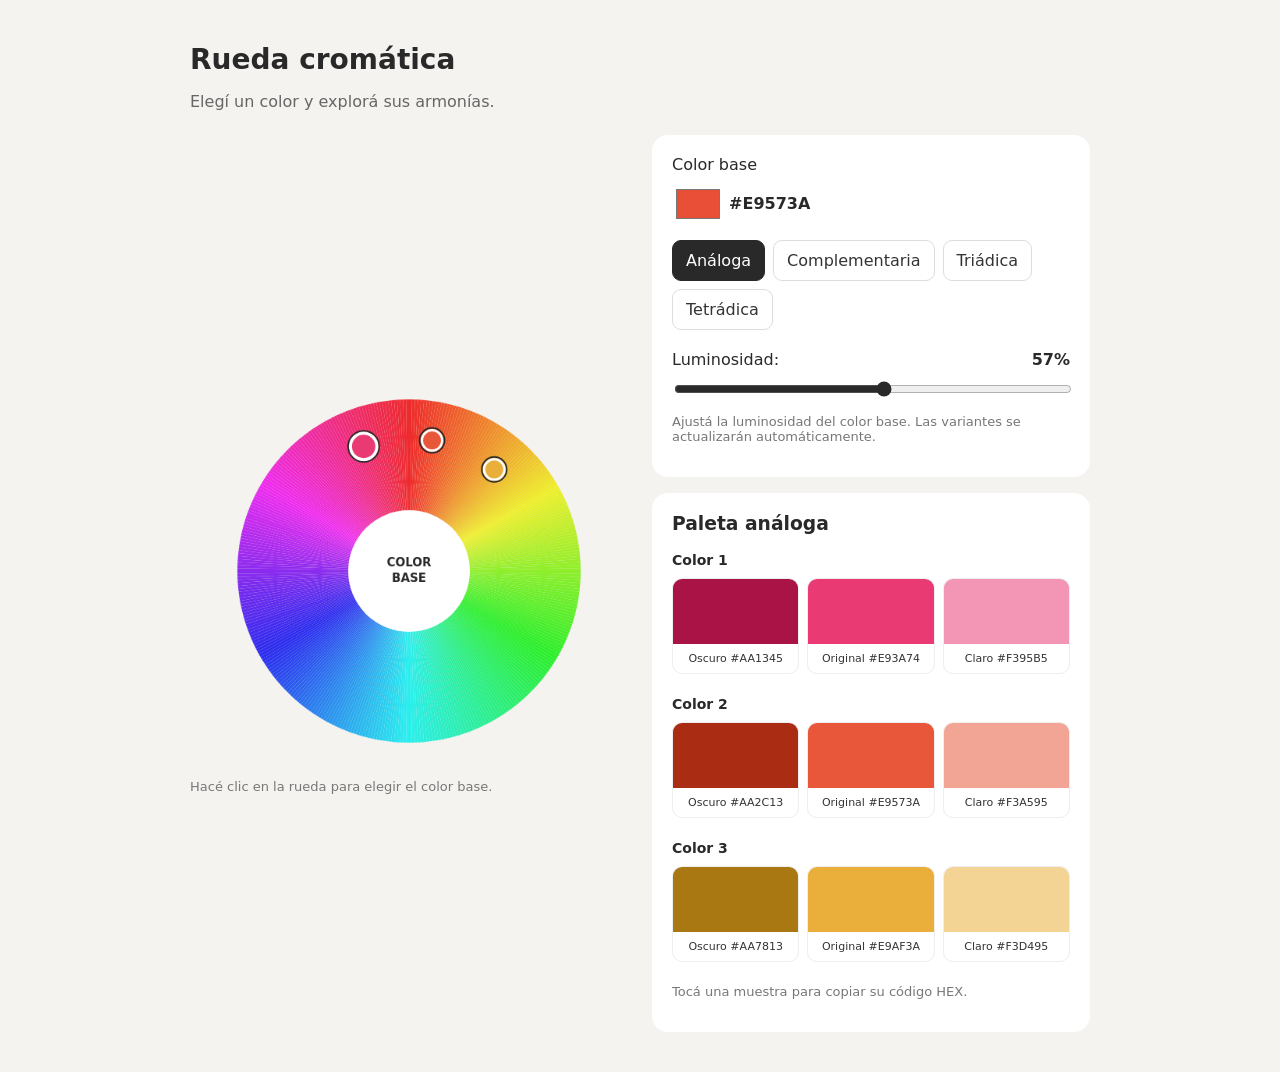
<file: ruleta.html>
<!DOCTYPE html>
<html lang="es">
<head>
<meta charset="UTF-8">
<meta name="viewport" content="width=device-width, initial-scale=1.0">
<title>Rueda cromática</title>
<style>
* { box-sizing: border-box; }
body { margin: 0; padding: 24px 16px; font-family: system-ui, sans-serif; background: #f5f3ef; color: #292929; }
main { max-width: 900px; margin: auto; }
h1 { font-size: 28px; margin-bottom: 6px; }
p { color: #666; }
.layout { display: grid; grid-template-columns: 1fr 1fr; gap: 24px; align-items: center; margin-top: 24px; }
.wheel-container { width: 100%; max-width: 390px; margin: auto; }
canvas { display: block; width: 100%; height: auto; cursor: crosshair; touch-action: manipulation; }
.controls, .palette { background: white; padding: 20px; border-radius: 16px; margin-bottom: 16px; }
label { display: block; margin-bottom: 10px; }
input[type="color"] { width: 52px; height: 40px; border: none; background: none; cursor: pointer; vertical-align: middle; }
input[type="range"] { width: 100%; accent-color: #292929; cursor: pointer; }
.modes { display: flex; flex-wrap: wrap; gap: 8px; margin: 16px 0; }
button { padding: 10px 13px; border: 1px solid #ddd; border-radius: 9px; background: white; color: #333; cursor: pointer; font: inherit; }
button.active { background: #292929; color: white; border-color: #292929; }
.brightness-control { margin-top: 20px; }
.brightness-control label { display: flex; justify-content: space-between; }
.brightness-options { display: grid; grid-template-columns: repeat(3, minmax(0, 1fr)); gap: 8px; margin-top: 10px; }
.brightness-swatch { min-width: 0; padding: 0; border: 1px solid #eee; border-radius: 10px; overflow: hidden; background: white; }
.brightness-color { display: block; height: 65px; width: 100%; }
.brightness-label { display: block; padding: 8px 2px; font-size: 11px; text-align: center; overflow-wrap: anywhere; }
.brightness-group { margin-bottom: 22px; }
.hint { font-size: 13px; color: #777; }
.palette h3 { margin-top: 0; }
.palette h4 { font-size: 14px; margin-bottom: 8px; }
@media (max-width: 650px) {
  .layout { grid-template-columns: 1fr; }
  .wheel-container { max-width: 340px; }
}
</style>
</head>
<body>
<main>
<h1>Rueda cromática</h1>
<p>Elegí un color y explorá sus armonías.</p>
<div class="layout">
  <section>
    <div class="wheel-container">
      <canvas id="wheel" width="500" height="500" aria-label="Rueda cromática interactiva"></canvas>
    </div>
    <p class="hint">Hacé clic en la rueda para elegir el color base.</p>
  </section>
  <section>
    <div class="controls">
      <label for="baseColor">Color base</label>
      <input type="color" id="baseColor" value="#e94f37">
      <strong id="baseHex">#E94F37</strong>
      <div class="modes">
        <button data-mode="analogous" class="active">Análoga</button>
        <button data-mode="complementary">Complementaria</button>
        <button data-mode="triadic">Triádica</button>
        <button data-mode="tetradic">Tetrádica</button>
      </div>
      <div class="brightness-control">
        <label for="lightness">
          Luminosidad:
          <strong id="lightnessValue">57%</strong>
        </label>
        <input type="range" id="lightness" min="20" max="90" value="57">
        <p class="hint">Ajustá la luminosidad del color base. Las variantes se actualizarán automáticamente.</p>
      </div>
    </div>
    <div class="palette">
      <h3 id="paletteTitle">Paleta análoga</h3>
      <div id="swatches"></div>
      <p class="hint">Tocá una muestra para copiar su código HEX.</p>
    </div>
  </section>
</div>
</main>
<script>
const canvas = document.getElementById("wheel");
const ctx = canvas.getContext("2d");
const picker = document.getElementById("baseColor");
const baseHex = document.getElementById("baseHex");
const swatches = document.getElementById("swatches");
const paletteTitle = document.getElementById("paletteTitle");
const lightnessSlider = document.getElementById("lightness");
const lightnessValue = document.getElementById("lightnessValue");
const SIZE = 500;
const CENTER = SIZE / 2;
const RADIUS = 220;
let baseHue = 10;
let baseSaturation = 80;
let baseLightness = 57;
let mode = "analogous";
const modeNames = {
  analogous: "Paleta análoga",
  complementary: "Paleta complementaria",
  triadic: "Paleta triádica",
  tetradic: "Paleta tetrádica"
};
function hslToHex(h, s, l) {
  h = ((h % 360) + 360) % 360;
  s /= 100;
  l /= 100;
  const k = n => (n + h / 30) % 12;
  const a = s * Math.min(l, 1 - l);
  const f = n => {
    const c = l - a * Math.max(-1, Math.min(k(n) - 3, 9 - k(n), 1));
    return Math.round(255 * c).toString(16).padStart(2, "0");
  };
  return "#" + f(0) + f(8) + f(4);
}
function hexToHsl(hex) {
  const r = parseInt(hex.slice(1, 3), 16) / 255;
  const g = parseInt(hex.slice(3, 5), 16) / 255;
  const b = parseInt(hex.slice(5, 7), 16) / 255;
  const max = Math.max(r, g, b);
  const min = Math.min(r, g, b);
  const delta = max - min;
  let h = 0;
  let s = 0;
  const l = (max + min) / 2;
  if (delta !== 0) {
    s = delta / (1 - Math.abs(2 * l - 1));
    switch (max) {
      case r: h = 60 * (((g - b) / delta) % 6); break;
      case g: h = 60 * ((b - r) / delta + 2); break;
      case b: h = 60 * ((r - g) / delta + 4); break;
    }
  }
  return { h: (h + 360) % 360, s: s * 100, l: l * 100 };
}
function getPaletteHues() {
  switch (mode) {
    case "analogous": return [baseHue - 30, baseHue, baseHue + 30];
    case "complementary": return [baseHue, baseHue + 180];
    case "triadic": return [baseHue, baseHue + 120, baseHue + 240];
    case "tetradic": return [baseHue, baseHue + 90, baseHue + 180, baseHue + 270];
  }
}
function drawWheel() {
  ctx.clearRect(0, 0, SIZE, SIZE);
  for (let h = 0; h < 360; h++) {
    const start = (h - 90) * Math.PI / 180;
    const end = (h + 1 - 90) * Math.PI / 180;
    ctx.beginPath();
    ctx.moveTo(CENTER, CENTER);
    ctx.arc(CENTER, CENTER, RADIUS, start, end);
    ctx.closePath();
    ctx.fillStyle = `hsl(${h}, 85%, 55%)`;
    ctx.fill();
  }
  ctx.beginPath();
  ctx.arc(CENTER, CENTER, 78, 0, Math.PI * 2);
  ctx.fillStyle = "#fff";
  ctx.fill();
  ctx.fillStyle = "#292929";
  ctx.textAlign = "center";
  ctx.textBaseline = "middle";
  ctx.font = "bold 15px system-ui";
  ctx.fillText("COLOR", CENTER, CENTER - 10);
  ctx.fillText("BASE", CENTER, CENTER + 10);
  getPaletteHues().forEach((h, i) => {
    const angle = (h - 90) * Math.PI / 180;
    const x = CENTER + Math.cos(angle) * 170;
    const y = CENTER + Math.sin(angle) * 170;
    const color = hslToHex(h, baseSaturation, baseLightness);
    ctx.beginPath();
    ctx.arc(x, y, i === 0 ? 17 : 13, 0, Math.PI * 2);
    ctx.fillStyle = color;
    ctx.fill();
    ctx.lineWidth = i === 0 ? 4 : 3;
    ctx.strokeStyle = "#fff";
    ctx.stroke();
    ctx.beginPath();
    ctx.arc(x, y, i === 0 ? 20 : 16, 0, Math.PI * 2);
    ctx.lineWidth = 2;
    ctx.strokeStyle = "#292929";
    ctx.stroke();
  });
}
function renderPalette() {
  const hues = getPaletteHues();
  paletteTitle.textContent = modeNames[mode];
  baseHex.textContent = hslToHex(baseHue, baseSaturation, baseLightness).toUpperCase();
  swatches.innerHTML = "";
  hues.forEach((h, i) => {
    const group = document.createElement("div");
    group.className = "brightness-group";
    const title = document.createElement("h4");
    title.textContent = `Color ${i + 1}`;
    const variants = document.createElement("div");
    variants.className = "brightness-options";
    const brightnessLevels = [
      { name: "Oscuro", value: -20 },
      { name: "Original", value: 0 },
      { name: "Claro", value: 20 }
    ];
    brightnessLevels.forEach(variant => {
      const lightness = Math.max(0, Math.min(100, baseLightness + variant.value));
      const hex = hslToHex(h, baseSaturation, lightness).toUpperCase();
      const button = document.createElement("button");
      button.className = "brightness-swatch";
      button.title = "Copiar " + hex;
      const color = document.createElement("span");
      color.className = "brightness-color";
      color.style.backgroundColor = hex;
      const label = document.createElement("span");
      label.className = "brightness-label";
      label.textContent = `${variant.name} ${hex}`;
      button.append(color, label);
      button.addEventListener("click", async () => {
        try {
          await navigator.clipboard.writeText(hex);
          label.textContent = "¡Copiado!";
          setTimeout(() => { label.textContent = `${variant.name} ${hex}`; }, 1000);
        } catch {
          window.prompt("Copiá el código HEX:", hex);
        }
      });
      variants.appendChild(button);
    });
    group.append(title, variants);
    swatches.appendChild(group);
  });
  drawWheel();
}
canvas.addEventListener("click", event => {
  const rect = canvas.getBoundingClientRect();
  const x = (event.clientX - rect.left) * SIZE / rect.width;
  const y = (event.clientY - rect.top) * SIZE / rect.height;
  const dx = x - CENTER;
  const dy = y - CENTER;
  const distance = Math.sqrt(dx * dx + dy * dy);
  if (distance < 80 || distance > RADIUS) return;
  let angle = Math.atan2(dy, dx) * 180 / Math.PI + 90;
  baseHue = (angle + 360) % 360;
  updatePicker();
});
function updatePicker() {
  const hex = hslToHex(baseHue, baseSaturation, baseLightness);
  picker.value = hex;
  renderPalette();
}
picker.addEventListener("input", () => {
  const hsl = hexToHsl(picker.value);
  baseHue = hsl.h;
  baseSaturation = hsl.s;
  baseLightness = hsl.l;
  lightnessSlider.value = baseLightness;
  lightnessValue.textContent = Math.round(baseLightness) + "%";
  renderPalette();
});
lightnessSlider.addEventListener("input", () => {
  baseLightness = Number(lightnessSlider.value);
  lightnessValue.textContent = baseLightness + "%";
  updatePicker();
});
document.querySelectorAll("[data-mode]").forEach(button => {
  button.addEventListener("click", () => {
    mode = button.dataset.mode;
    document.querySelectorAll("[data-mode]").forEach(btn => {
      btn.classList.toggle("active", btn === button);
    });
    renderPalette();
  });
});
renderPalette();
</script>
</body>
</html>
</file>
<file: css/estilo.css>
@import url('https://fonts.googleapis.com/css2?family=Plus+Jakarta+Sans:wght@400;500;600;700;800&family=Outfit:wght@400;500;600;700&display=swap');

:root {
  --fondo: #fcfcfd;
  --superficie: #ffffff;
  --texto: #18181b;
  --texto-suave: #71717a;
  --borde: #e4e4e7;
  --borde-suave: #f4f4f5;

  /* Dibujo (Terracota) */
  --dibujo-main: #e66464;
  --dibujo-bg: #fdf6f0;
  --dibujo-borde: #f4d3c3;

  /* Animación (Violeta) */
  --animacion-main: #5b46e5;
  --animacion-bg: #f4f2ff;
  --animacion-borde: #d1cbfa;

  /* Diseño (Verde) */
  --diseno-main: #0e9f6e;
  --diseno-bg: #f0fdf4;
  --diseno-borde: #bbf7d0;

  --foco-color: var(--dibujo-main);
  --foco-bg: var(--dibujo-bg);
}

/* --- MODO OSCURO (DARK MODE) --- */
body.dark-theme {
  --fondo: #131313;
  --superficie: #1e293b;
  --texto: #f8fafc;
  --texto-suave: #94a3b8;
  --borde: #334155;
  --borde-suave: #1e293b;

  --dibujo-bg: #2d1810;
  --animacion-bg: #1e1b4b;
  --diseno-bg: #064e3b;
}

*, *::before, *::after {
  box-sizing: border-box;
  margin: 0;
  padding: 0;
}

html {
  scroll-behavior: smooth;
}

body {
  font-family: 'Plus Jakarta Sans', -apple-system, BlinkMacSystemFont, sans-serif;
  background-color: var(--fondo);
  color: var(--texto);
  line-height: 1.6;
  transition: background-color 0.3s, color 0.3s;
}

/* Header & Nav */
header {
  position: sticky;
  top: 0;
  z-index: 100;
  display: flex;
  justify-content: space-between;
  align-items: center;
  padding: 1.2rem 4%;
  background-color: rgba(255, 255, 255, 0.95);
  backdrop-filter: blur(8px);
  border-bottom: 1px solid var(--borde);
  gap: 1rem;
}

body.dark-theme header {
  background-color: rgba(19, 19, 19, 0.95);
}

.logo {
  font-family: 'Outfit', sans-serif;
  font-size: 2.1rem;
  font-weight: 800;
  letter-spacing: -0.02em;
}

.logo span {
  color: var(--dibujo-main);
}

/* --- BARRA DE BÚSQUEDA Y MENÚ DESPLEGABLE (AUTOCOMPLETE) --- */
.search-bar-container {
  position: relative;
}

.search-bar-container input {
  padding: 0.5rem 1rem;
  border-radius: 20px;
  border: 1px solid var(--borde);
  background: var(--superficie);
  color: var(--texto);
  width: 250px;
  font-size: 0.88rem;
  outline: none;
  transition: all 0.3s;
}

.search-bar-container input:focus {
  border-color: var(--dibujo-main);
  box-shadow: 0 0 0 3px rgba(217, 107, 67, 0.15);
  width: 300px;
}

.search-suggestions-dropdown {
  position: absolute;
  top: calc(100% + 6px);
  left: 0;
  width: 100%;
  background: var(--superficie);
  border: 1px solid var(--borde);
  border-radius: 12px;
  box-shadow: 0 10px 25px rgba(0, 0, 0, 0.1);
  display: none;
  z-index: 1000;
  max-height: 250px;
  overflow-y: auto;
}

.suggestion-item {
  padding: 0.6rem 1rem;
  font-size: 0.88rem;
  color: var(--texto);
  cursor: pointer;
  border-bottom: 1px solid var(--borde-suave);
  transition: background-color 0.2s;
}

.suggestion-item:last-child {
  border-bottom: none;
}

.suggestion-item:hover {
  background-color: var(--dibujo-bg);
  color: var(--dibujo-main);
}

/* Botón de Modo Oscuro */
.btn-theme {
  background: var(--borde-suave);
  color: #ffffff;
  border: 1px solid var(--borde);
  font-size: 1rem;
  padding: 0.3rem 0.6rem;
  border-radius: 8px;
  cursor: pointer;
  margin-left: 1rem;
  transition: transform 0.2s;
}

.btn-ruleta{
    display: inline-block;
  margin-top: 0.75rem;
  margin-right: 0.4rem;
  padding: 0.5rem 1rem;
  border-radius: 8px;
  border: 1px solid var(--borde);
  background: var(--superficie);
  font-size: 0.85rem;
  font-weight: 700;
  cursor: pointer;
  text-decoration: none;
  color: var(--texto);
  transition: all 0.2s;
}
a{
color:#71717a
}

.btn-theme:hover {
  transform: scale(1.1);
}

nav {
  display: flex;
  align-items: center;
}

/* Excepción para que el menú principal funcione correctamente en móviles */
header nav#main-nav {
  display: flex;
  align-items: center;
}

nav a {
  margin-left: 1.5rem;
  text-decoration: none;
  color: var(--texto-suave);
  font-weight: 600;
  transition: color 0.2s;
}

nav a:hover {
  color: var(--texto);
}

/* Hero Section */
.hero {
  display: flex;
  justify-content: flex-start;
  align-items: center;
  gap: 3rem;
  max-width: 1300px;
  width: 92%;
  margin: 4rem auto;
}

.hero-text {
  flex: 1;
}

.logo-inicio {
  width: 400px;
  height: auto;
  object-fit: contain;
  flex-shrink: 0;
}

.hero-text small {
  color: var(--dibujo-main);
  text-transform: uppercase;
  letter-spacing: 0.12em;
  font-weight: 800;
  font-size: 0.85rem;
}

.hero-text h1 {
  font-family: 'Outfit', sans-serif;
  font-size: 3.8rem;
  line-height: 1.05;
  margin: 0.5rem 0 1rem;
}

.hero-text h1 span {
  color: var(--dibujo-main);
}

.hero-text p {
  color: var(--texto-suave);
  font-size: 1.1rem;
  max-width: 650px;
  margin-bottom: 1.8rem;
}

.button {
  display: inline-block;
  padding: 0.85rem 1.8rem;
  background-color: var(--texto);
  color: #747474;
  text-decoration: none;
  border-radius: 10px;
  font-weight: 600;
  font-size: 1rem;
  transition: opacity 0.2s;
}

.button:hover {
  opacity: 0.9;
}

/* Categorías & Cards Interactivas */
#aprender {
  max-width: 1300px;
  width: 92%;
  margin: 5rem auto 2.5rem;
}

.section-title small {
  color: var(--foco-color);
  font-weight: 800;
  text-transform: uppercase;
  letter-spacing: 0.08em;
  font-size: 0.85rem;
}

.section-title h2 {
  font-family: 'Outfit', sans-serif;
  font-size: 2.3rem;
  margin: 0.3rem 0;
}

.intro-copy {
  color: var(--texto-suave);
  font-size: 1.05rem;
  margin-bottom: 2.5rem;
}

.cards {
  display: grid;
  grid-template-columns: repeat(3, 1fr);
  gap: 2rem;
  align-items: start;
}

@media (max-width: 900px) {
  .hero {
    flex-direction: column;
    align-items: flex-start;
  }
  
  .cards {
    grid-template-columns: 1fr;
  }
}

.card {
  background: var(--superficie);
  border: 1px solid var(--borde);
  border-radius: 16px;
  padding: 1.75rem 2rem;
  transition: all 0.35s cubic-bezier(0.16, 1, 0.3, 1);
  display: flex;
  flex-direction: column;
  cursor: pointer;
  filter: grayscale(0.85);
  opacity: 0.8;
}

.card-number {
  font-weight: 800;
  font-size: 1.1rem;
  margin-bottom: 0.5rem;
  color: #a1a1aa;
  transition: color 0.3s;
}

.card h3 {
  font-size: 1.5rem;
  color: var(--texto-suave);
  transition: color 0.3s;
}

.card-expandable {
  max-height: 0;
  opacity: 0;
  overflow: hidden;
  transition: max-height 0.4s ease, opacity 0.3s ease, margin-top 0.3s ease;
  margin-top: 0;
}

.card:hover,
.card.active {
  filter: grayscale(0);
  opacity: 1;
  background: var(--superficie);
  box-shadow: 0 10px 30px rgba(0, 0, 0, 0.05);
}

.card:hover .card-expandable,
.card.active .card-expandable {
  max-height: 180px;
  opacity: 1;
  margin-top: 1rem;
}

.card[data-category="dibujo"]:hover,
.card[data-category="dibujo"].active {
  border-color: var(--dibujo-main);
  background: var(--dibujo-bg);
}

.card[data-category="dibujo"]:hover .card-number,
.card[data-category="dibujo"].active .card-number {
  color: var(--dibujo-main);
}

.card[data-category="dibujo"]:hover h3,
.card[data-category="dibujo"].active h3 {
  color: var(--texto);
}

.card[data-category="animacion"]:hover,
.card[data-category="animacion"].active {
  border-color: var(--animacion-main);
  background: var(--animacion-bg);
}

.card[data-category="animacion"]:hover .card-number,
.card[data-category="animacion"].active .card-number {
  color: var(--animacion-main);
}

.card[data-category="animacion"]:hover h3,
.card[data-category="animacion"].active h3 {
  color: var(--texto);
}

.card[data-category="diseno"]:hover,
.card[data-category="diseno"].active {
  border-color: var(--diseno-main);
  background: var(--diseno-bg);
}

.card[data-category="diseno"]:hover .card-number,
.card[data-category="diseno"].active .card-number {
  color: var(--diseno-main);
}

.card[data-category="diseno"]:hover h3,
.card[data-category="diseno"].active h3 {
  color: var(--texto);
}

.card-expandable p {
  color: var(--texto-suave);
  font-size: 0.98rem;
  margin-bottom: 1.2rem;
}

.tab-link {
  text-decoration: none;
  font-weight: 700;
  font-size: 0.95rem;
  display: inline-block;
}

.card[data-category="dibujo"] .tab-link { color: var(--dibujo-main); }
.card[data-category="animacion"] .tab-link { color: var(--animacion-main); }
.card[data-category="diseno"] .tab-link { color: var(--diseno-main); }

/* Artículos */
.articulos-container {
  max-width: 1300px;
  width: 92%;
  margin: 0 auto 5rem;
}

.article-library {
  display: none;
  scroll-margin-top: 100px;
}

.article-library.active {
  display: block;
}

.article-grid {
  display: grid;
  grid-template-columns: repeat(auto-fill, minmax(360px, 1fr));
  gap: 2rem;
  margin-top: 2rem;
  align-items: start;
}

.lesson-card {
  background: var(--superficie);
  border: 1px solid var(--borde);
  border-radius: 16px;
  padding: 1.75rem;
  transition: all 0.35s cubic-bezier(0.16, 1, 0.3, 1);
  display: flex;
  flex-direction: column;
  position: relative;
  overflow: hidden;
}

.lesson-header {
  display: flex;
  justify-content: space-between;
  align-items: center;
  margin-bottom: 0.5rem;
}

.btn-check-complete {
  width: 26px;
  height: 26px;
  border-radius: 50%;
  border: 1px solid var(--borde);
  background: var(--borde-suave);
  color: transparent;
  cursor: pointer;
  font-weight: bold;
  font-size: 0.8rem;
  transition: all 0.2s;
}

.btn-check-complete.completed {
  background: #10b981;
  color: white;
  border-color: #10b981;
}

.article-library[data-category="dibujo"] .lesson-card:hover {
  transform: translateY(-6px);
  box-shadow: 0 16px 32px rgba(217, 107, 67, 0.15);
  border-color: var(--dibujo-main);
  background: linear-gradient(to bottom, var(--superficie) 85%, var(--dibujo-bg) 100%);
}

.article-library[data-category="animacion"] .lesson-card:hover {
  transform: translateY(-6px);
  box-shadow: 0 16px 32px rgba(91, 70, 229, 0.15);
  border-color: var(--animacion-main);
  background: linear-gradient(to bottom, var(--superficie) 85%, var(--animacion-bg) 100%);
}

.article-library[data-category="diseno"] .lesson-card:hover {
  transform: translateY(-6px);
  box-shadow: 0 16px 32px rgba(14, 159, 110, 0.15);
  border-color: var(--diseno-main);
  background: linear-gradient(to bottom, var(--superficie) 85%, var(--diseno-bg) 100%);
}

.lesson-tag {
  display: inline-block;
  align-self: flex-start;
  padding: 0.3rem 0.75rem;
  border-radius: 6px;
  font-size: 0.78rem;
  font-weight: 800;
  text-transform: uppercase;
  margin-bottom: 1rem;
  transition: all 0.3s ease;
}

.article-library[data-category="dibujo"] .lesson-tag {
  background: var(--dibujo-bg);
  color: var(--dibujo-main);
  border: 1px solid var(--dibujo-borde);
}

.article-library[data-category="animacion"] .lesson-tag {
  background: var(--animacion-bg);
  color: var(--animacion-main);
  border: 1px solid var(--animacion-borde);
}

.article-library[data-category="diseno"] .lesson-tag {
  background: var(--diseno-bg);
  color: var(--diseno-main);
  border: 1px solid var(--diseno-borde);
}

.article-library[data-category="dibujo"] .lesson-card:hover .lesson-tag {
  background: var(--dibujo-main);
  color: #ffffff;
  border-color: var(--dibujo-main);
}

.article-library[data-category="animacion"] .lesson-card:hover .lesson-tag {
  background: var(--animacion-main);
  color: #ffffff;
  border-color: var(--animacion-main);
}

.article-library[data-category="diseno"] .lesson-card:hover .lesson-tag {
  background: var(--diseno-main);
  color: #ffffff;
  border-color: var(--diseno-main);
}

.lesson-card h3 {
  font-size: 1.3rem;
  margin-bottom: 0.6rem;
  transition: color 0.3s ease;
}

.article-library[data-category="dibujo"] .lesson-card:hover h3 { color: var(--dibujo-main); }
.article-library[data-category="animacion"] .lesson-card:hover h3 { color: var(--animacion-main); }
.article-library[data-category="diseno"] .lesson-card:hover h3 { color: var(--diseno-main); }

.lesson-card p {
  color: var(--texto-suave);
  font-size: 0.98rem;
  margin-bottom: 1.2rem;
}

details {
  border-top: 1px solid var(--borde-suave);
  padding-top: 1rem;
  font-size: 0.92rem;
}

summary {
  cursor: pointer;
  font-weight: 700;
  color: var(--texto-suave);
  user-select: none;
  transition: color 0.2s;
}

summary:hover {
  color: var(--texto);
}

details[open] summary .closed { display: none; }
details:not([open]) summary .opened { display: none; }

details ul {
  margin: 1rem 0 1rem 1.4rem;
  color: var(--texto-suave);
}

.info-block {
  margin-top: 1rem;
  padding-top: 0.8rem;
  border-top: 1px solid var(--borde-suave);
}

.info-block h4 {
  font-size: 0.95rem;
  font-weight: 700;
  color: var(--texto);
  margin-bottom: 0.4rem;
}

.info-block p {
  font-size: 0.88rem;
  color: var(--texto-suave);
  margin-bottom: 0.5rem;
}

.info-block ul {
  margin: 0.4rem 0 0.8rem 1.2rem;
  font-size: 0.88rem;
}

.pdf-button, .ver-imagen {
  display: inline-block;
  margin-top: 0.75rem;
  margin-right: 0.4rem;
  padding: 0.5rem 1rem;
  border-radius: 8px;
  border: 1px solid var(--borde);
  background: var(--superficie);
  font-size: 0.85rem;
  font-weight: 700;
  cursor: pointer;
  text-decoration: none;
  color: var(--texto);
  transition: all 0.2s;
}

.pdf-button:hover, .ver-imagen:hover {
  background: var(--borde-suave);
  border-color: var(--texto-suave);
}

.sugerencias-box {
  margin-top: 1.2rem;
  padding-top: 1rem;
  border-top: 1px dashed var(--borde);
}

.sugerencias-box small {
  display: block;
  font-weight: 700;
  color: var(--texto-suave);
  margin-bottom: 0.6rem;
  font-size: 0.8rem;
  text-transform: uppercase;
  letter-spacing: 0.04em;
}

.sugerencias-links {
  display: flex;
  flex-wrap: wrap;
  gap: 0.5rem;
}

.sugerencia-btn {
  display: inline-block;
  padding: 0.4rem 0.8rem;
  border-radius: 8px;
  background: var(--borde-suave);
  color: var(--texto);
  text-decoration: none;
  font-size: 0.82rem;
  font-weight: 700;
  transition: all 0.2s;
  border: 1px solid var(--borde);
}

.sugerencia-btn:hover {
  background: var(--superficie);
  border-color: var(--texto-suave);
  transform: translateY(-1px);
}

/* Fichas Resumen (Cheatsheets) */
.cheatsheets-section {
  max-width: 1300px;
  width: 92%;
  margin: 5rem auto;
}

.cheatsheets-grid {
  display: grid;
  grid-template-columns: repeat(auto-fit, minmax(280px, 1fr));
  gap: 1.5rem;
  margin-top: 2rem;
}

.cheatsheet-card {
  background: var(--superficie);
  border: 1px solid var(--borde);
  border-radius: 16px;
  padding: 1.75rem;
  transition: all 0.3s ease;
  display: flex;
  flex-direction: column;
}

.cheatsheet-card:hover {
  transform: translateY(-4px);
  border-color: var(--dibujo-main);
  box-shadow: 0 12px 28px rgba(0, 0, 0, 0.06);
}

.cheatsheet-tag {
  display: inline-block;
  align-self: flex-start;
  padding: 0.25rem 0.6rem;
  border-radius: 6px;
  font-size: 0.75rem;
  font-weight: 800;
  text-transform: uppercase;
  background: var(--dibujo-bg);
  color: var(--dibujo-main);
  border: 1px solid var(--dibujo-borde);
  margin-bottom: 0.8rem;
}

.cheatsheet-card h3 {
  font-size: 1.2rem;
  margin-bottom: 1rem;
}

.cheatsheet-list {
  list-style: none;
  font-size: 0.92rem;
  color: var(--texto-suave);
}

.cheatsheet-list li {
  margin-bottom: 0.6rem;
  display: flex;
  align-items: center;
  justify-content: space-between;
  border-bottom: 1px dashed var(--borde-suave);
  padding-bottom: 0.4rem;
}

kbd {
  background: var(--borde-suave);
  border: 1px solid var(--borde);
  border-radius: 4px;
  padding: 2px 6px;
  font-family: monospace;
  font-size: 0.82rem;
  color: var(--texto);
  font-weight: bold;
}

/* Glosario */
.glosario-section {
  max-width: 1300px;
  width: 92%;
  margin: 5rem auto;
}

.glosario-grid {
  display: grid;
  grid-template-columns: repeat(auto-fit, minmax(280px, 1fr));
  gap: 1.5rem;
  margin-top: 1.5rem;
}

.glosario-item {
  background: var(--superficie);
  border: 1px solid var(--borde);
  border-radius: 12px;
  padding: 1.2rem 1.5rem;
}

.glosario-item summary {
  font-weight: 700;
  color: var(--texto);
}

.glosario-item p {
  color: var(--texto-suave);
  font-size: 0.92rem;
  margin-top: 0.5rem;
}

/* Recursos & Mapa */
.resources, #mapa-sitio {
  max-width: 1300px;
  width: 92%;
  margin: 5rem auto;
}

.resource-list {
  display: grid;
  grid-template-columns: repeat(auto-fit, minmax(260px, 1fr));
  gap: 1.5rem;
  margin-top: 2rem;
}

.resource {
  display: flex;
  justify-content: space-between;
  align-items: center;
  padding: 1.25rem 1.5rem;
  border: 1px solid var(--borde);
  border-radius: 12px;
  text-decoration: none;
  color: var(--texto);
  background: var(--superficie);
  transition: all 0.25s ease;
}

.resource:hover {
  border-color: var(--dibujo-main);
  background: var(--dibujo-bg);
  transform: translateY(-3px);
  box-shadow: 0 8px 20px rgba(217, 107, 67, 0.12);
}

.map-grid {
  display: grid;
  grid-template-columns: repeat(3, 1fr);
  gap: 3rem;
  margin-top: 2rem;
}

@media (max-width: 768px) {
  .map-grid {
    grid-template-columns: 1fr;
  }
}

.map-grid ul {
  list-style: none;
  margin-top: 0.75rem;
}

.map-grid a {
  color: var(--texto-suave);
  text-decoration: none;
  font-size: 0.95rem;
  line-height: 2;
  transition: color 0.2s;
}

.map-grid a:hover {
  color: var(--dibujo-main);
}

footer {
  border-top: 1px solid var(--borde);
  padding: 3rem;
  text-align: center;
  color: var(--texto-suave);
  font-size: 0.95rem;
  margin-top: 5rem;
}

/* --- SECCIÓN CONTACTO Y SUGERENCIAS --- */
.contacto-section {
  max-width: 800px;
  width: 92%;
  margin: 5rem auto;
  scroll-margin-top: 100px;
}

.contacto-container {
  background: var(--superficie);
  border: 1px solid var(--borde);
  border-radius: 16px;
  padding: 2.5rem;
  box-shadow: 0 10px 30px rgba(0, 0, 0, 0.03);
}

.contacto-form {
  display: flex;
  flex-direction: column;
  gap: 1.5rem;
}

.form-group {
  display: flex;
  flex-direction: column;
  gap: 0.5rem;
}

.form-group label {
  font-size: 0.92rem;
  font-weight: 700;
  color: var(--texto);
}

.form-group input,
.form-group select,
.form-group textarea {
  padding: 0.8rem 1rem;
  border-radius: 10px;
  border: 1px solid var(--borde);
  background: var(--fondo);
  color: var(--texto);
  font-family: inherit;
  font-size: 0.95rem;
  outline: none;
  transition: all 0.3s;
}

.form-group input:focus,
.form-group select:focus,
.form-group textarea:focus {
  border-color: var(--dibujo-main);
  box-shadow: 0 0 0 3px rgba(230, 100, 100, 0.15);
  background: var(--superficie);
}

.button-enviar {
  background-color: var(--texto);
  color: var(--superficie);
  border: none;
  cursor: pointer;
  text-align: center;
  transition: opacity 0.2s, transform 0.2s;
}

.button-enviar:hover {
  opacity: 0.9;
  transform: translateY(-2px);
}

.form-status-msg {
  font-size: 0.92rem;
  font-weight: 600;
  margin-top: 0.5rem;
  text-align: center;
}

/* Modales */
.visor-modal {
  margin: auto;
  padding: 2.5rem 2rem 2rem;
  border-radius: 16px;
  border: 1px solid var(--borde);
  max-width: 90vw;
  max-height: 90vh;
  box-shadow: 0 20px 40px rgba(0, 0, 0, 0.15);
  overflow: hidden;
  background: var(--superficie);
  color: var(--texto);
}

/* CORRECCIÓN: Asegurar que los modales <dialog> estén ocultos por defecto */
.visor-modal:not([open]) {
  display: none;
}

.visor-modal::backdrop {
  background: rgba(0, 0, 0, 0.6);
  backdrop-filter: blur(4px);
}

.cerrar-visor {
  position: absolute;
  top: 12px;
  right: 12px;
  background: none;
  border: none;
  font-size: 1.5rem;
  cursor: pointer;
  color: var(--texto-suave);
}

#foto-ampliada {
  display: block;
  max-width: 100%;
  max-height: calc(85vh - 3rem);
  width: auto;
  height: auto;
  object-fit: contain;
  margin: 0 auto;
  border-radius: 8px;
}

.visor-pdf-modal {
  width: 90vw;
  height: 90vh;
  max-width: 1100px;
  max-height: 850px;
  padding: 0;
  display: flex;
  flex-direction: column;
  overflow: hidden;
}

/* CORRECCIÓN ESPECÍFICA PARA EL MODAL PDF */
.visor-pdf-modal:not([open]) {
  display: none;
}

.visor-pdf-header {
  display: flex;
  justify-content: space-between;
  align-items: center;
  padding: 1rem 1.5rem;
  background: var(--superficie);
  border-bottom: 1px solid var(--borde);
}

.visor-pdf-header h3 {
  font-size: 1.1rem;
  font-weight: 700;
}

.cerrar-pdf {
  background: none;
  border: none;
  font-size: 1.4rem;
  cursor: pointer;
  color: var(--texto-suave);
  transition: color 0.2s;
}

.cerrar-pdf:hover {
  color: var(--texto);
}

.visor-pdf-body-protected {
  position: relative;
  flex: 1;
  width: 100%;
  height: 100%;
  background: #525659;
  overflow: hidden;
}

.visor-pdf-body-protected iframe {
  width: 100%;
  height: 100%;
  border: none;
}
</file>
